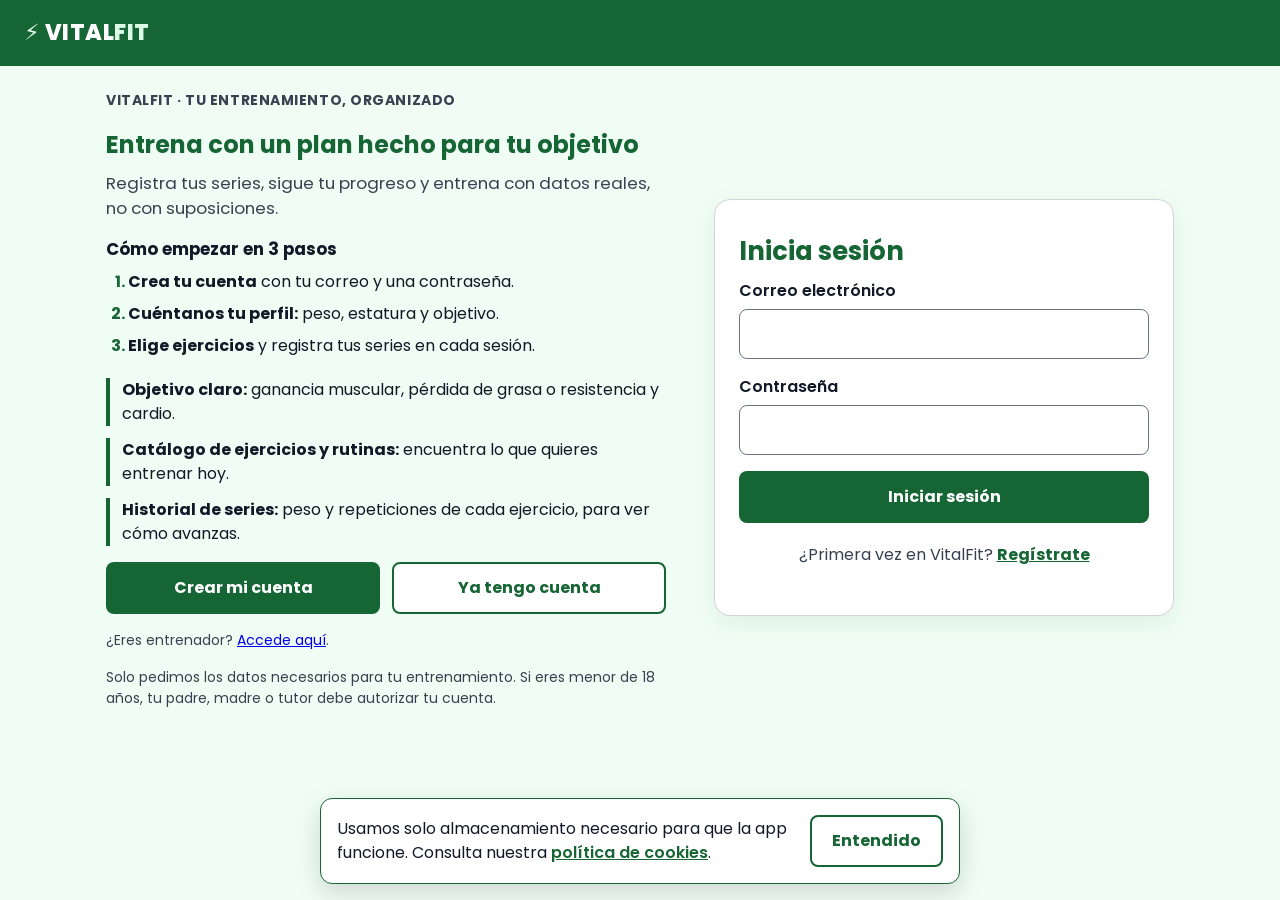
<file: Proyecto gimnasio/principal_index/index.html>
<!DOCTYPE html>
<html lang="es">
<head>
  <meta charset="UTF-8">
  <meta name="viewport" content="width=device-width, initial-scale=1.0">
  <title>VitalFit - Iniciar sesión y registro</title>
  <link rel="preconnect" href="https://fonts.googleapis.com">
  <link rel="preconnect" href="https://fonts.gstatic.com" crossorigin>
  <link href="https://fonts.googleapis.com/css2?family=Poppins:wght@400;600;700;800&display=swap" rel="stylesheet">
  <link rel="stylesheet" href="index.css">
  <!-- Orden importante: api.js primero (lo usan main.js y app.js) -->
  <script src="../javascript/api.js" defer></script>
  <script src="../javascript/main.js" defer></script>
  <script src="../javascript/app.js" defer></script>
</head>
<body>

  <a class="skip-link" href="#contenido">Saltar al contenido</a>

  <header class="navbar">
    <div class="logo"><span aria-hidden="true">⚡</span> VITAL<span>FIT</span></div>
  </header>

  <main id="contenido" class="auth-container">
    <!-- PRESENTACIÓN: atrae al cliente y lleva a crear su cuenta -->
    <section class="intro" aria-labelledby="intro-titulo">
      <p class="intro-etiqueta">VitalFit · tu entrenamiento, organizado</p>
      <h2 id="intro-titulo">Entrena con un plan hecho para tu objetivo</h2>
      <p class="intro-lead">Registra tus series, sigue tu progreso y entrena con datos reales, no con suposiciones.</p>

      <h3 class="intro-subtitulo">Cómo empezar en 3 pasos</h3>
      <ol class="pasos">
        <li><strong>Crea tu cuenta</strong> con tu correo y una contraseña.</li>
        <li><strong>Cuéntanos tu perfil:</strong> peso, estatura y objetivo.</li>
        <li><strong>Elige ejercicios</strong> y registra tus series en cada sesión.</li>
      </ol>

      <ul class="beneficios">
        <li><strong>Objetivo claro:</strong> ganancia muscular, pérdida de grasa o resistencia y cardio.</li>
        <li><strong>Catálogo de ejercicios y rutinas:</strong> encuentra lo que quieres entrenar hoy.</li>
        <li><strong>Historial de series:</strong> peso y repeticiones de cada ejercicio, para ver cómo avanzas.</li>
      </ul>

      <div class="intro-acciones">
        <button type="button" id="btn-hero-registro" class="btn btn-primary">Crear mi cuenta</button>
        <button type="button" id="btn-hero-login" class="btn btn-outline">Ya tengo cuenta</button>
      </div>

      <p class="help">¿Eres entrenador? <a href="acceso-entrenador.html">Accede aquí</a>.</p>
      <p class="help">Solo pedimos los datos necesarios para tu entrenamiento. Si eres menor de 18 años, tu padre, madre o tutor debe autorizar tu cuenta.</p>
    </section>

    <section class="auth-card" aria-live="polite">

      <!-- LOGIN -->
      <div id="login-container" class="auth-box">
        <h1>Inicia sesión</h1>
        <div id="loginMensaje" class="mensaje error" role="alert" hidden></div>

        <form id="loginForm" novalidate>
          <div class="form-group">
            <label for="login_email">Correo electrónico</label>
            <input type="email" id="login_email" name="email" autocomplete="username" required>
          </div>

          <div class="form-group">
            <label for="login_password">Contraseña</label>
            <input type="password" id="login_password" name="password" autocomplete="current-password" required>
          </div>

          <button type="submit" id="btnLogin" class="btn btn-primary btn-full">
            <span id="loginTexto">Iniciar sesión</span>
            <span id="loginSpinner" class="spinner" hidden aria-hidden="true"></span>
          </button>
        </form>

        <p class="switch-auth-mode">
          ¿Primera vez en VitalFit?
          <button type="button" id="btn-show-register" class="btn-text-action">Regístrate</button>
        </p>
      </div>

      <!-- REGISTRO (paso 1) -->
      <div id="register-container" class="auth-box" hidden>
        <h1>Crea tu cuenta</h1>
        <p class="subtitle">Paso 1 de 2</p>
        <div id="registerMensaje" class="mensaje error" role="alert" hidden></div>

        <form id="registerForm" novalidate>
          <div class="form-group">
            <label for="fullName">Nombre completo</label>
            <input type="text" id="fullName" name="fullName" autocomplete="name" maxlength="100" required>
          </div>

          <div class="form-group">
            <label for="register_email">Correo electrónico</label>
            <input type="email" id="register_email" name="email" autocomplete="email" maxlength="100" required>
          </div>

          <div class="form-group">
            <label for="register_password">Contraseña</label>
            <input type="password" id="register_password" name="password" autocomplete="new-password" minlength="8" maxlength="72" aria-describedby="passwordAyuda" required>
            <p id="passwordAyuda" class="help">Mínimo 8 caracteres.</p>
          </div>

          <div class="form-group">
            <label for="birthDate">Fecha de nacimiento</label>
            <input type="date" id="birthDate" name="birthDate" autocomplete="bday" required>
            <p class="help">La usamos solo para verificar tu edad.</p>
          </div>

          <fieldset class="consents">
            <legend>Consentimientos</legend>
            <label class="check">
              <input type="checkbox" id="acceptTerms" name="acceptedTerms" required>
              <span>Acepto los <a href="#" id="linkTerminos">Términos y condiciones</a>.</span>
            </label>
            <label class="check">
              <input type="checkbox" id="acceptPrivacy" name="acceptedPrivacy" required>
              <span>Acepto la <a href="#" id="linkPrivacidad">Política de privacidad</a>.</span>
            </label>
          </fieldset>

          <button type="submit" id="btnRegistro" class="btn btn-primary btn-full">
            <span id="registroTexto">Crear cuenta</span>
            <span id="registroSpinner" class="spinner" hidden aria-hidden="true"></span>
          </button>
        </form>

        <p class="switch-auth-mode">
          ¿Ya tienes cuenta?
          <button type="button" id="btn-show-login" class="btn-text-action">Inicia sesión</button>
        </p>
      </div>

      <!-- ONBOARDING (paso 2) -->
      <div id="onboarding-container" class="auth-box" hidden>
        <h1>Tu perfil de entrenamiento</h1>
        <p class="subtitle">Paso 2 de 2. Con estos datos calculamos tus metas.</p>
        <div id="onboardingMensaje" class="mensaje error" role="alert" hidden></div>

        <form id="onboardingForm" novalidate>
          <div class="form-group">
            <label for="weightKg">Peso (kg)</label>
            <input type="number" id="weightKg" name="weightKg" step="0.1" min="20" max="400" required>
          </div>

          <div class="form-group">
            <label for="heightCm">Estatura (cm)</label>
            <input type="number" id="heightCm" name="heightCm" step="1" min="50" max="250" required>
          </div>

          <div class="form-group">
            <label for="fitnessGoal">Objetivo</label>
            <select id="fitnessGoal" name="fitnessGoal" required>
              <option value="">Selecciona una opción</option>
              <option value="GANANCIA_MUSCULAR">Ganancia muscular</option>
              <option value="PERDIDA_GRASA">Pérdida de grasa</option>
              <option value="RESISTENCIA">Resistencia y cardio</option>
            </select>
          </div>

          <button type="submit" id="btnOnboarding" class="btn btn-primary btn-full">
            <span id="onboardingTexto">Guardar y continuar</span>
            <span id="onboardingSpinner" class="spinner" hidden aria-hidden="true"></span>
          </button>
        </form>
      </div>

      <!-- MENOR DE EDAD: consentimiento parental pendiente -->
      <div id="pending-container" class="auth-box" hidden>
        <h1>Autorización pendiente</h1>
        <p>Como eres menor de 18 años, tu padre, madre o tutor debe autorizar tu cuenta antes de que puedas usarla.</p>
        <p class="switch-auth-mode"><button type="button" id="btn-pending-login" class="btn-text-action">Volver a iniciar sesión</button></p>
      </div>

    </section>
  </main>

  <!-- Aviso de cookies: la app solo usa cookies/almacenamiento necesarios -->
  <div id="cookie-banner" class="cookie-banner" role="region" aria-label="Aviso de cookies" hidden>
    <p>Usamos solo almacenamiento necesario para que la app funcione. Consulta nuestra <a href="#" id="linkCookies">política de cookies</a>.</p>
    <button type="button" id="btn-cookie-ok" class="btn btn-outline">Entendido</button>
  </div>

</body>
</html>
</file>
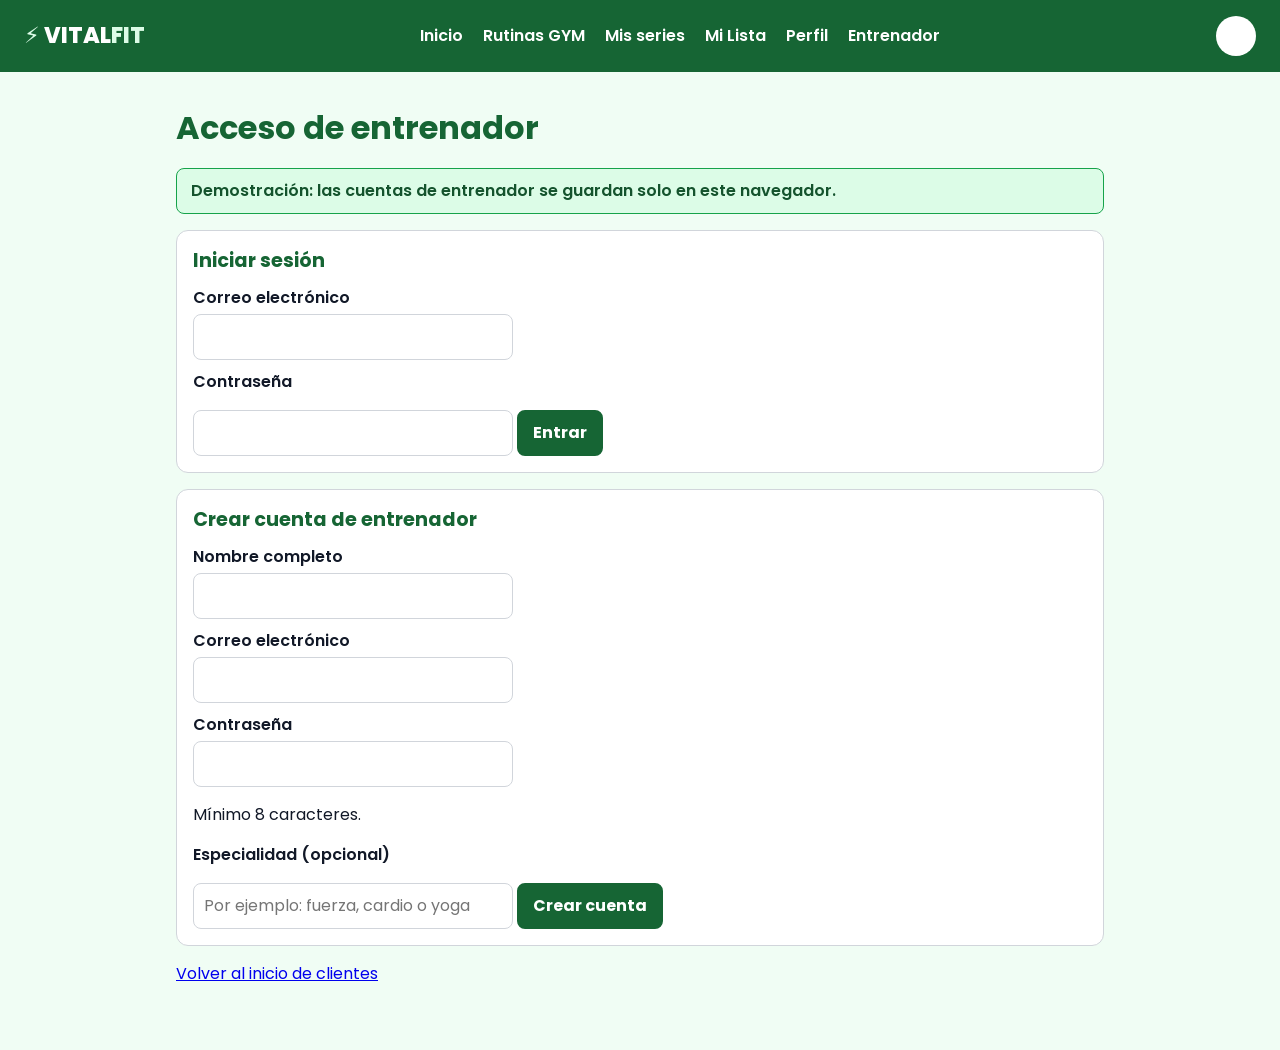
<file: Proyecto gimnasio/principal_index/acceso-entrenador.html>
<!DOCTYPE html>
<html lang="es">
<head>
  <meta charset="UTF-8">
  <meta name="viewport" content="width=device-width, initial-scale=1.0">
  <link rel="preconnect" href="https://fonts.googleapis.com">
  <link rel="preconnect" href="https://fonts.gstatic.com" crossorigin>
  <link href="https://fonts.googleapis.com/css2?family=Poppins:wght@300;400;500;600;700;800&display=swap" rel="stylesheet">
  <link rel="stylesheet" href="paginas.css">
  <link rel="stylesheet" href="ejercicio.css">
  <title>Acceso de entrenador | VitalFit</title>
</head>
<body data-page="acceso-entrenador">
  <a class="skip-link" href="#contenido">Saltar al contenido</a>
  <header class="navbar-netflix">
    <div class="logo"><span aria-hidden="true">⚡</span> VITAL<span>FIT</span></div>
    <button class="menu-hamburguesa" type="button" aria-label="Abrir menú" aria-expanded="false" aria-controls="menu-principal">&#9776;</button>
    <nav class="nav-menu" id="menu-principal" aria-label="Principal">
      <a href="ejercicio.html">Inicio</a>
      <a href="rutinas.html">Rutinas GYM</a>
      <a href="entrenamiento.html">Mis series</a>
      <a href="mi-lista.html">Mi Lista</a>
      <a href="perfil.html">Perfil</a>
      <a href="entrenador.html">Entrenador</a>
    </nav>
    <div class="user-profile">
      <a href="index.html" class="user-avatar" title="Cerrar sesión" aria-label="Cerrar sesión" style="text-decoration: none; color: inherit;">VF</a>
    </div>
  </header>

  <main id="contenido" class="pagina">
    <h1>Acceso de entrenador</h1>
    <p class="vf-demo" role="note">Demostración: las cuentas de entrenador se guardan solo en este navegador.</p>
    <p id="estado" role="status" hidden></p>

    <section class="tarjeta" aria-labelledby="t-login">
      <h2 id="t-login">Iniciar sesión</h2>
      <form id="formLoginEntrenador" novalidate>
        <label for="loginCorreo">Correo electrónico</label>
        <input id="loginCorreo" name="correo" type="email" maxlength="100" required autocomplete="username">

        <label for="loginClave">Contraseña</label>
        <input id="loginClave" name="clave" type="password" required autocomplete="current-password">

        <button type="submit" class="btn">Entrar</button>
      </form>
    </section>

    <section class="tarjeta" aria-labelledby="t-registro">
      <h2 id="t-registro">Crear cuenta de entrenador</h2>
      <form id="formRegistroEntrenador" novalidate>
        <label for="regNombre">Nombre completo</label>
        <input id="regNombre" name="nombre" type="text" maxlength="100" required autocomplete="name">

        <label for="regCorreo">Correo electrónico</label>
        <input id="regCorreo" name="correo" type="email" maxlength="100" required autocomplete="email">

        <label for="regClave">Contraseña</label>
        <input id="regClave" name="clave" type="password" minlength="8" maxlength="72" required autocomplete="new-password" aria-describedby="regAyuda">
        <p id="regAyuda" class="help">Mínimo 8 caracteres.</p>

        <label for="regEspecialidad">Especialidad (opcional)</label>
        <input id="regEspecialidad" name="especialidad" type="text" maxlength="100" placeholder="Por ejemplo: fuerza, cardio o yoga">

        <button type="submit" class="btn">Crear cuenta</button>
      </form>
    </section>

    <p><a href="index.html">Volver al inicio de clientes</a></p>
  </main>
  <script src="../javascript/api.js" defer></script>
  <script src="../javascript/api.js" defer></script>
  <script src="../javascript/models/almacenamiento.js" defer></script>
  <script src="../javascript/models/serie.js" defer></script>
  <script src="../javascript/models/cuenta.js" defer></script>
  <script src="../javascript/models/cliente.js" defer></script>
  <script src="../javascript/models/entrenador.js" defer></script>
  <script src="../javascript/demo.js" defer></script>
</body>
</html>
</file>
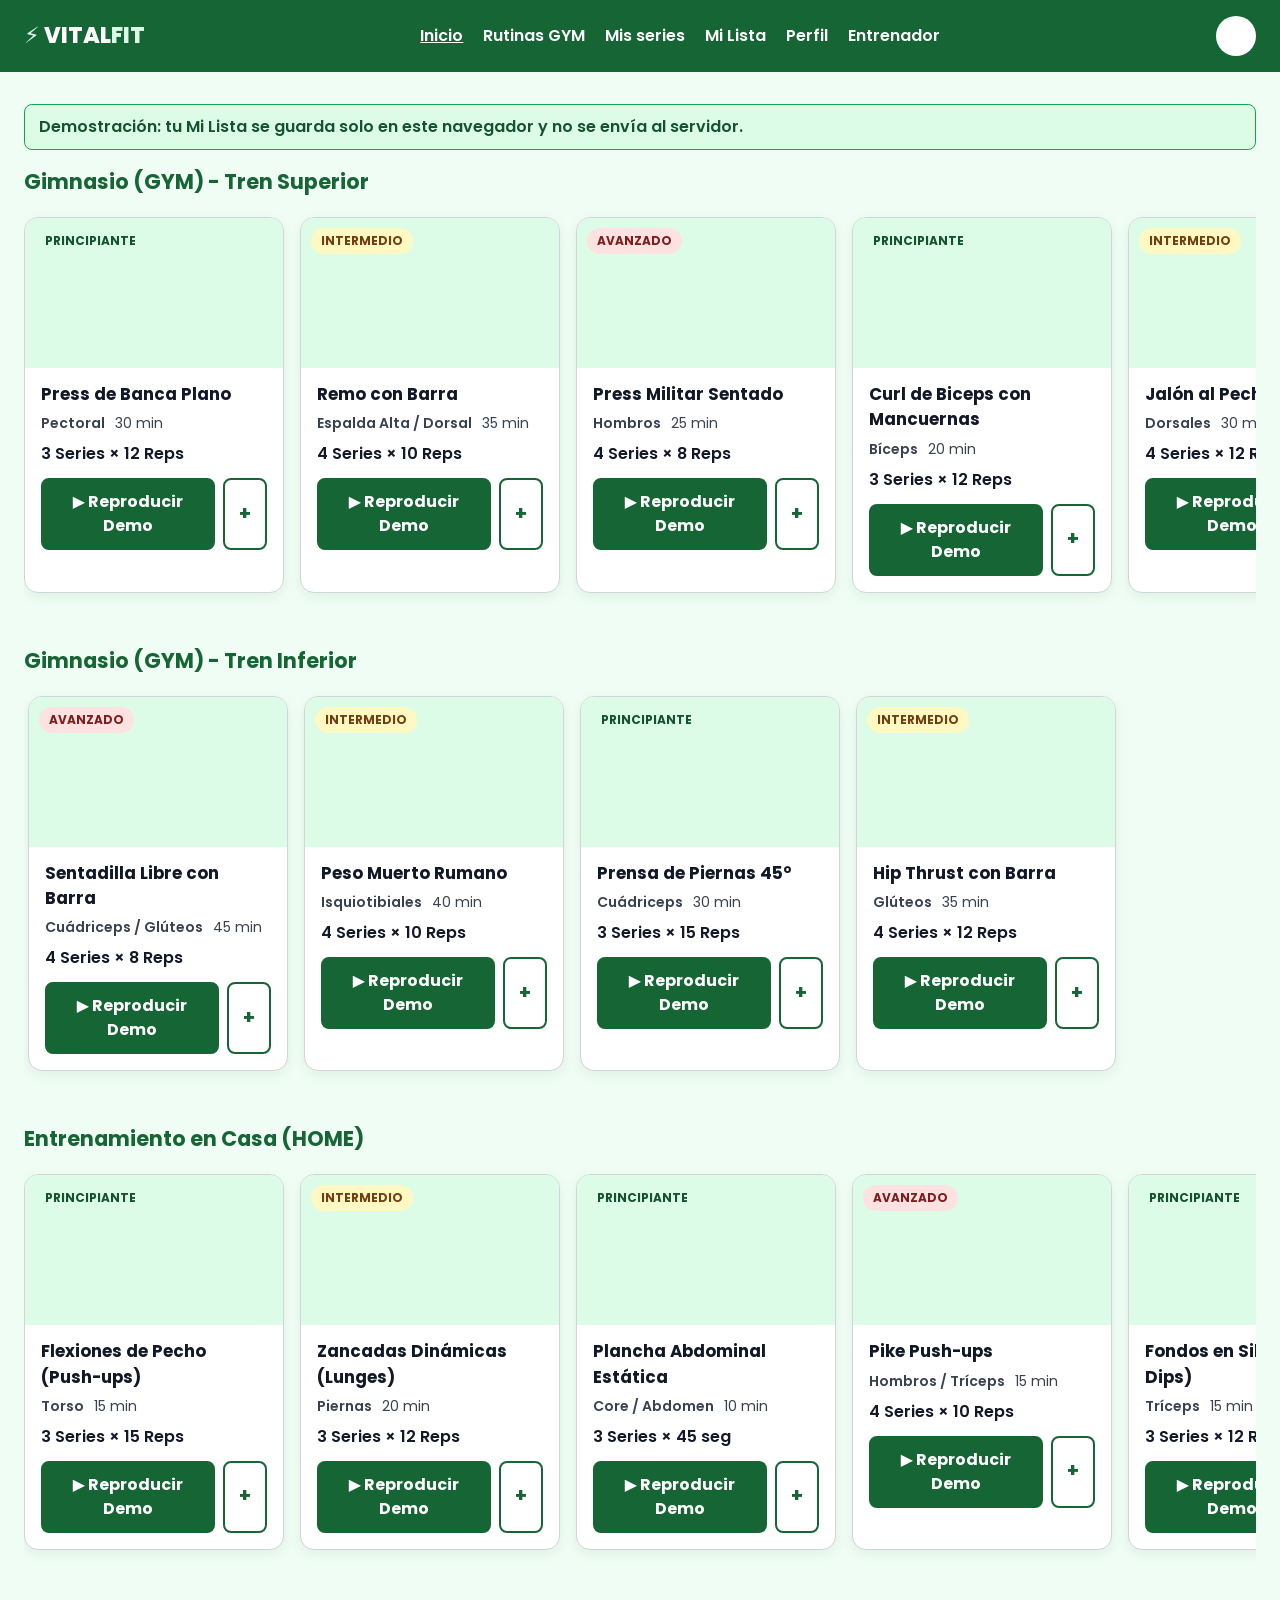
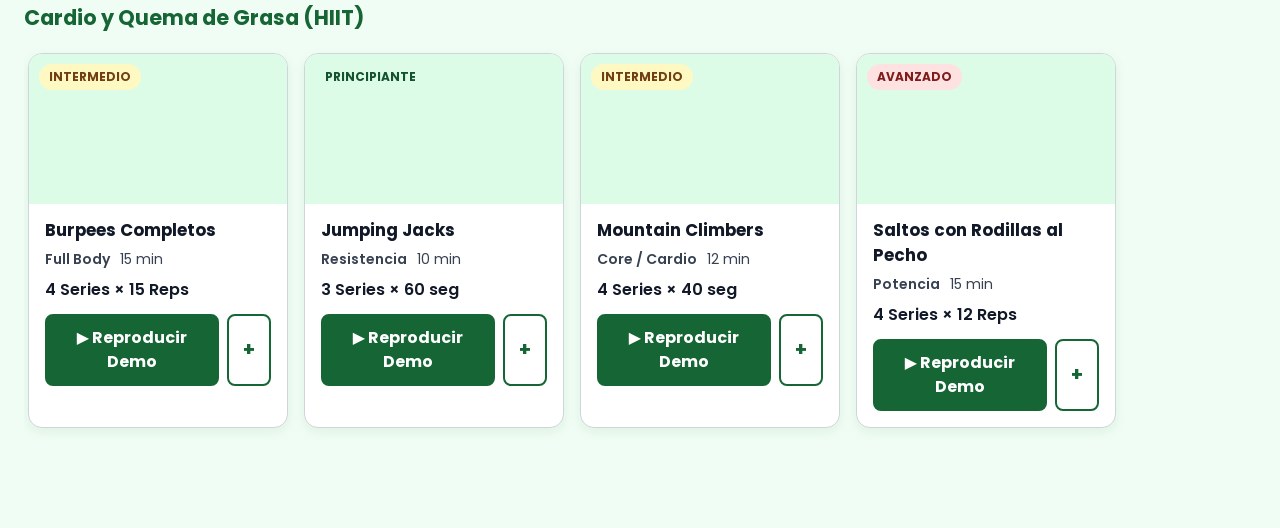
<file: Proyecto gimnasio/principal_index/ejercicio.html>
<!DOCTYPE html>
<html lang="es">
<head>
  <meta charset="UTF-8">
  <meta name="viewport" content="width=device-width, initial-scale=1.0">
  <title>VitalFit - Catálogo de Ejercicios</title>
  <link rel="preconnect" href="https://fonts.googleapis.com">
  <link rel="preconnect" href="https://fonts.gstatic.com" crossorigin>
  <link href="https://fonts.googleapis.com/css2?family=Poppins:wght@300;400;500;600;700;800&display=swap" rel="stylesheet">
  <link rel="stylesheet" href="paginas.css">
  <link rel="stylesheet" href="ejercicio.css">
</head>
<body data-page="catalogo">
  <a class="skip-link" href="#contenido">Saltar al contenido</a>

  <!-- Header / Navbar Netflix -->
  <header class="navbar-netflix">
    <div class="logo"><span aria-hidden="true">⚡</span> VITAL<span>FIT</span></div>
    <button class="menu-hamburguesa" type="button" aria-label="Abrir menú" aria-expanded="false" aria-controls="menu-principal">&#9776;</button>
    <nav class="nav-menu" id="menu-principal">
      <a href="ejercicio.html" class="active">Inicio</a>
      <a href="rutinas.html">Rutinas GYM</a>
      <a href="entrenamiento.html">Mis series</a>
      <a href="mi-lista.html">Mi Lista</a>
      <a href="perfil.html">Perfil</a>
      <a href="entrenador.html">Entrenador</a>
    </nav>
    <div class="user-profile">
      <a href="index.html" class="user-avatar" title="Cerrar sesión" aria-label="Cerrar sesión" style="text-decoration: none; color: inherit;">VF</a>
    </div>
  </header>

  <main id="contenido" class="catalog-container">

    <p class="vf-demo" role="note">Demostración: tu Mi Lista se guarda solo en este navegador y no se envía al servidor.</p>
    <p id="estado" role="status" hidden></p>

    <!-- Fila 1: Ejercicios para Gimnasio (GYM) - Tren Superior -->
    <section class="netflix-row">
      <h2 class="row-title">Gimnasio (GYM) - Tren Superior</h2>
      <div class="cards-scroll-container">

        <!-- Tarjeta 1 -->
        <div class="exercise-card">
          <div class="card-image" role="img" aria-label="Imagen ilustrativa de Press de Banca Plano" style="background-image: url('https://images.unsplash.com/photo-1581009146145-b5ef050c2e1e?q=80&w=600&auto=format&fit=crop');">
            <span class="badge-difficulty beginner">PRINCIPIANTE</span>
          </div>
          <div class="card-details">
            <h3>Press de Banca Plano</h3>
            <div class="meta-info">
              <span class="target">Pectoral</span>
              <span class="duration">30 min</span>
            </div>
            <p class="stats">3 Series × 12 Reps</p>
            <div class="card-actions">
              <button type="button" class="btn-play" aria-label="Reproducir demo de Press de Banca Plano">▶ Reproducir Demo</button>
              <button type="button" class="btn-add" aria-label="Agregar Press de Banca Plano a mi rutina">+</button>
            </div>
          </div>
        </div>

        <!-- Tarjeta 2 -->
        <div class="exercise-card">
          <div class="card-image" role="img" aria-label="Imagen ilustrativa de Remo con Barra" style="background-image: url('https://images.unsplash.com/photo-1605296867304-46d5465a13f1?q=80&w=600&auto=format&fit=crop');">
            <span class="badge-difficulty intermediate">INTERMEDIO</span>
          </div>
          <div class="card-details">
            <h3>Remo con Barra</h3>
            <div class="meta-info">
              <span class="target">Espalda Alta / Dorsal</span>
              <span class="duration">35 min</span>
            </div>
            <p class="stats">4 Series × 10 Reps</p>
            <div class="card-actions">
              <button type="button" class="btn-play" aria-label="Reproducir demo de Remo con Barra">▶ Reproducir Demo</button>
              <button type="button" class="btn-add" aria-label="Agregar Remo con Barra a mi rutina">+</button>
            </div>
          </div>
        </div>

        <!-- Tarjeta 3 -->
        <div class="exercise-card">
          <div class="card-image" role="img" aria-label="Imagen ilustrativa de Press Militar Sentado" style="background-image: url('https://images.unsplash.com/photo-1541534741688-6078c6bfb5c5?q=80&w=600&auto=format&fit=crop');">
            <span class="badge-difficulty advanced">AVANZADO</span>
          </div>
          <div class="card-details">
            <h3>Press Militar Sentado</h3>
            <div class="meta-info">
              <span class="target">Hombros</span>
              <span class="duration">25 min</span>
            </div>
            <p class="stats">4 Series × 8 Reps</p>
            <div class="card-actions">
              <button type="button" class="btn-play" aria-label="Reproducir demo de Press Militar Sentado">▶ Reproducir Demo</button>
              <button type="button" class="btn-add" aria-label="Agregar Press Militar Sentado a mi rutina">+</button>
            </div>
          </div>
        </div>

        <!-- Tarjeta 4 -->
        <div class="exercise-card">
          <div class="card-image" role="img" aria-label="Imagen ilustrativa de Curl de Biceps con Mancuernas" style="background-image: url('https://images.unsplash.com/photo-1583454110551-21f2fa2afe61?q=80&w=600&auto=format&fit=crop');">
            <span class="badge-difficulty beginner">PRINCIPIANTE</span>
          </div>
          <div class="card-details">
            <h3>Curl de Biceps con Mancuernas</h3>
            <div class="meta-info">
              <span class="target">Bíceps</span>
              <span class="duration">20 min</span>
            </div>
            <p class="stats">3 Series × 12 Reps</p>
            <div class="card-actions">
              <button type="button" class="btn-play" aria-label="Reproducir demo de Curl de Biceps con Mancuernas">▶ Reproducir Demo</button>
              <button type="button" class="btn-add" aria-label="Agregar Curl de Biceps con Mancuernas a mi rutina">+</button>
            </div>
          </div>
        </div>

        <!-- Tarjeta 5 -->
        <div class="exercise-card">
          <div class="card-image" role="img" aria-label="Imagen ilustrativa de Jalón al Pecho en Polea" style="background-image: url('https://images.unsplash.com/photo-1534367507873-d2d7e24c797f?q=80&w=600&auto=format&fit=crop');">
            <span class="badge-difficulty intermediate">INTERMEDIO</span>
          </div>
          <div class="card-details">
            <h3>Jalón al Pecho en Polea</h3>
            <div class="meta-info">
              <span class="target">Dorsales</span>
              <span class="duration">30 min</span>
            </div>
            <p class="stats">4 Series × 12 Reps</p>
            <div class="card-actions">
              <button type="button" class="btn-play" aria-label="Reproducir demo de Jalón al Pecho en Polea">▶ Reproducir Demo</button>
              <button type="button" class="btn-add" aria-label="Agregar Jalón al Pecho en Polea a mi rutina">+</button>
            </div>
          </div>
        </div>

      </div>
    </section>

    <!-- Fila 2: Ejercicios para Gimnasio (GYM) - Tren Inferior -->
    <section class="netflix-row">
      <h2 class="row-title">Gimnasio (GYM) - Tren Inferior</h2>
      <div class="cards-scroll-container">

        <!-- Tarjeta 6 -->
        <div class="exercise-card">
          <div class="card-image" role="img" aria-label="Imagen ilustrativa de Sentadilla Libre con Barra" style="background-image: url('https://images.unsplash.com/photo-1534367507873-d2d7e24c797f?q=80&w=600&auto=format&fit=crop');">
            <span class="badge-difficulty advanced">AVANZADO</span>
          </div>
          <div class="card-details">
            <h3>Sentadilla Libre con Barra</h3>
            <div class="meta-info">
              <span class="target">Cuádriceps / Glúteos</span>
              <span class="duration">45 min</span>
            </div>
            <p class="stats">4 Series × 8 Reps</p>
            <div class="card-actions">
              <button type="button" class="btn-play" aria-label="Reproducir demo de Sentadilla Libre con Barra">▶ Reproducir Demo</button>
              <button type="button" class="btn-add" aria-label="Agregar Sentadilla Libre con Barra a mi rutina">+</button>
            </div>
          </div>
        </div>

        <!-- Tarjeta 7 -->
        <div class="exercise-card">
          <div class="card-image" role="img" aria-label="Imagen ilustrativa de Peso Muerto Rumano" style="background-image: url('https://images.unsplash.com/photo-1583454110551-21f2fa2afe61?q=80&w=600&auto=format&fit=crop');">
            <span class="badge-difficulty intermediate">INTERMEDIO</span>
          </div>
          <div class="card-details">
            <h3>Peso Muerto Rumano</h3>
            <div class="meta-info">
              <span class="target">Isquiotibiales</span>
              <span class="duration">40 min</span>
            </div>
            <p class="stats">4 Series × 10 Reps</p>
            <div class="card-actions">
              <button type="button" class="btn-play" aria-label="Reproducir demo de Peso Muerto Rumano">▶ Reproducir Demo</button>
              <button type="button" class="btn-add" aria-label="Agregar Peso Muerto Rumano a mi rutina">+</button>
            </div>
          </div>
        </div>

        <!-- Tarjeta 8 -->
        <div class="exercise-card">
          <div class="card-image" role="img" aria-label="Imagen ilustrativa de Prensa de Piernas 45°" style="background-image: url('https://images.unsplash.com/photo-1574680096145-d05b474e2155?q=80&w=600&auto=format&fit=crop');">
            <span class="badge-difficulty beginner">PRINCIPIANTE</span>
          </div>
          <div class="card-details">
            <h3>Prensa de Piernas 45°</h3>
            <div class="meta-info">
              <span class="target">Cuádriceps</span>
              <span class="duration">30 min</span>
            </div>
            <p class="stats">3 Series × 15 Reps</p>
            <div class="card-actions">
              <button type="button" class="btn-play" aria-label="Reproducir demo de Prensa de Piernas 45°">▶ Reproducir Demo</button>
              <button type="button" class="btn-add" aria-label="Agregar Prensa de Piernas 45° a mi rutina">+</button>
            </div>
          </div>
        </div>

        <!-- Tarjeta 9 -->
        <div class="exercise-card">
          <div class="card-image" role="img" aria-label="Imagen ilustrativa de Hip Thrust con Barra" style="background-image: url('https://images.unsplash.com/photo-1517838277536-f5f99be501cd?q=80&w=600&auto=format&fit=crop');">
            <span class="badge-difficulty intermediate">INTERMEDIO</span>
          </div>
          <div class="card-details">
            <h3>Hip Thrust con Barra</h3>
            <div class="meta-info">
              <span class="target">Glúteos</span>
              <span class="duration">35 min</span>
            </div>
            <p class="stats">4 Series × 12 Reps</p>
            <div class="card-actions">
              <button type="button" class="btn-play" aria-label="Reproducir demo de Hip Thrust con Barra">▶ Reproducir Demo</button>
              <button type="button" class="btn-add" aria-label="Agregar Hip Thrust con Barra a mi rutina">+</button>
            </div>
          </div>
        </div>

      </div>
    </section>

    <!-- Fila 3: Entrenamiento en Casa (HOME) -->
    <section class="netflix-row">
      <h2 class="row-title">Entrenamiento en Casa (HOME)</h2>
      <div class="cards-scroll-container">

        <!-- Tarjeta 10 -->
        <div class="exercise-card">
          <div class="card-image" role="img" aria-label="Imagen ilustrativa de Flexiones de Pecho (Push-ups)" style="background-image: url('https://images.unsplash.com/photo-1598971639058-fab3c3109a00?q=80&w=600&auto=format&fit=crop');">
            <span class="badge-difficulty beginner">PRINCIPIANTE</span>
          </div>
          <div class="card-details">
            <h3>Flexiones de Pecho (Push-ups)</h3>
            <div class="meta-info">
              <span class="target">Torso</span>
              <span class="duration">15 min</span>
            </div>
            <p class="stats">3 Series × 15 Reps</p>
            <div class="card-actions">
              <button type="button" class="btn-play" aria-label="Reproducir demo de Flexiones de Pecho (Push-ups)">▶ Reproducir Demo</button>
              <button type="button" class="btn-add" aria-label="Agregar Flexiones de Pecho (Push-ups) a mi rutina">+</button>
            </div>
          </div>
        </div>

        <!-- Tarjeta 11 -->
        <div class="exercise-card">
          <div class="card-image" role="img" aria-label="Imagen ilustrativa de Zancadas Dinámicas (Lunges)" style="background-image: url('https://images.unsplash.com/photo-1518611012118-696072aa579a?q=80&w=600&auto=format&fit=crop');">
            <span class="badge-difficulty intermediate">INTERMEDIO</span>
          </div>
          <div class="card-details">
            <h3>Zancadas Dinámicas (Lunges)</h3>
            <div class="meta-info">
              <span class="target">Piernas</span>
              <span class="duration">20 min</span>
            </div>
            <p class="stats">3 Series × 12 Reps</p>
            <div class="card-actions">
              <button type="button" class="btn-play" aria-label="Reproducir demo de Zancadas Dinámicas (Lunges)">▶ Reproducir Demo</button>
              <button type="button" class="btn-add" aria-label="Agregar Zancadas Dinámicas (Lunges) a mi rutina">+</button>
            </div>
          </div>
        </div>

        <!-- Tarjeta 12 -->
        <div class="exercise-card">
          <div class="card-image" role="img" aria-label="Imagen ilustrativa de Plancha Abdominal Estática" style="background-image: url('https://images.unsplash.com/photo-1566241142559-40e1dab266c6?q=80&w=600&auto=format&fit=crop');">
            <span class="badge-difficulty beginner">PRINCIPIANTE</span>
          </div>
          <div class="card-details">
            <h3>Plancha Abdominal Estática</h3>
            <div class="meta-info">
              <span class="target">Core / Abdomen</span>
              <span class="duration">10 min</span>
            </div>
            <p class="stats">3 Series × 45 seg</p>
            <div class="card-actions">
              <button type="button" class="btn-play" aria-label="Reproducir demo de Plancha Abdominal Estática">▶ Reproducir Demo</button>
              <button type="button" class="btn-add" aria-label="Agregar Plancha Abdominal Estática a mi rutina">+</button>
            </div>
          </div>
        </div>

        <!-- Tarjeta 13 -->
        <div class="exercise-card">
          <div class="card-image" role="img" aria-label="Imagen ilustrativa de Pike Push-ups" style="background-image: url('https://images.unsplash.com/photo-1599058945522-28d584b6f0ff?q=80&w=600&auto=format&fit=crop');">
            <span class="badge-difficulty advanced">AVANZADO</span>
          </div>
          <div class="card-details">
            <h3>Pike Push-ups</h3>
            <div class="meta-info">
              <span class="target">Hombros / Tríceps</span>
              <span class="duration">15 min</span>
            </div>
            <p class="stats">4 Series × 10 Reps</p>
            <div class="card-actions">
              <button type="button" class="btn-play" aria-label="Reproducir demo de Pike Push-ups">▶ Reproducir Demo</button>
              <button type="button" class="btn-add" aria-label="Agregar Pike Push-ups a mi rutina">+</button>
            </div>
          </div>
        </div>

        <!-- Tarjeta 14 -->
        <div class="exercise-card">
          <div class="card-image" role="img" aria-label="Imagen ilustrativa de Fondos en Silla (Triceps Dips)" style="background-image: url('https://images.unsplash.com/photo-1571019613454-1cb2f99b2d8b?q=80&w=600&auto=format&fit=crop');">
            <span class="badge-difficulty beginner">PRINCIPIANTE</span>
          </div>
          <div class="card-details">
            <h3>Fondos en Silla (Triceps Dips)</h3>
            <div class="meta-info">
              <span class="target">Tríceps</span>
              <span class="duration">15 min</span>
            </div>
            <p class="stats">3 Series × 12 Reps</p>
            <div class="card-actions">
              <button type="button" class="btn-play" aria-label="Reproducir demo de Fondos en Silla (Triceps Dips)">▶ Reproducir Demo</button>
              <button type="button" class="btn-add" aria-label="Agregar Fondos en Silla (Triceps Dips) a mi rutina">+</button>
            </div>
          </div>
        </div>

      </div>
    </section>

    <!-- Fila 4: Cardio y Quema de Grasa (HIIT) -->
    <section class="netflix-row">
      <h2 class="row-title">Cardio y Quema de Grasa (HIIT)</h2>
      <div class="cards-scroll-container">

        <!-- Tarjeta 15 -->
        <div class="exercise-card">
          <div class="card-image" role="img" aria-label="Imagen ilustrativa de Burpees Completos" style="background-image: url('https://images.unsplash.com/photo-1601422407692-ec4eeec1d9b3?q=80&w=600&auto=format&fit=crop');">
            <span class="badge-difficulty intermediate">INTERMEDIO</span>
          </div>
          <div class="card-details">
            <h3>Burpees Completos</h3>
            <div class="meta-info">
              <span class="target">Full Body</span>
              <span class="duration">15 min</span>
            </div>
            <p class="stats">4 Series × 15 Reps</p>
            <div class="card-actions">
              <button type="button" class="btn-play" aria-label="Reproducir demo de Burpees Completos">▶ Reproducir Demo</button>
              <button type="button" class="btn-add" aria-label="Agregar Burpees Completos a mi rutina">+</button>
            </div>
          </div>
        </div>

        <!-- Tarjeta 16 -->
        <div class="exercise-card">
          <div class="card-image" role="img" aria-label="Imagen ilustrativa de Jumping Jacks" style="background-image: url('https://images.unsplash.com/photo-1434682881908-b43d0467b798?q=80&w=600&auto=format&fit=crop');">
            <span class="badge-difficulty beginner">PRINCIPIANTE</span>
          </div>
          <div class="card-details">
            <h3>Jumping Jacks</h3>
            <div class="meta-info">
              <span class="target">Resistencia</span>
              <span class="duration">10 min</span>
            </div>
            <p class="stats">3 Series × 60 seg</p>
            <div class="card-actions">
              <button type="button" class="btn-play" aria-label="Reproducir demo de Jumping Jacks">▶ Reproducir Demo</button>
              <button type="button" class="btn-add" aria-label="Agregar Jumping Jacks a mi rutina">+</button>
            </div>
          </div>
        </div>

        <!-- Tarjeta 17 -->
        <div class="exercise-card">
          <div class="card-image" role="img" aria-label="Imagen ilustrativa de Mountain Climbers" style="background-image: url('https://images.unsplash.com/photo-1517838277536-f5f99be501cd?q=80&w=600&auto=format&fit=crop');">
            <span class="badge-difficulty intermediate">INTERMEDIO</span>
          </div>
          <div class="card-details">
            <h3>Mountain Climbers</h3>
            <div class="meta-info">
              <span class="target">Core / Cardio</span>
              <span class="duration">12 min</span>
            </div>
            <p class="stats">4 Series × 40 seg</p>
            <div class="card-actions">
              <button type="button" class="btn-play" aria-label="Reproducir demo de Mountain Climbers">▶ Reproducir Demo</button>
              <button type="button" class="btn-add" aria-label="Agregar Mountain Climbers a mi rutina">+</button>
            </div>
          </div>
        </div>

        <!-- Tarjeta 18 -->
        <div class="exercise-card">
          <div class="card-image" role="img" aria-label="Imagen ilustrativa de Saltos con Rodillas al Pecho" style="background-image: url('https://images.unsplash.com/photo-1518611012118-696072aa579a?q=80&w=600&auto=format&fit=crop');">
            <span class="badge-difficulty advanced">AVANZADO</span>
          </div>
          <div class="card-details">
            <h3>Saltos con Rodillas al Pecho</h3>
            <div class="meta-info">
              <span class="target">Potencia</span>
              <span class="duration">15 min</span>
            </div>
            <p class="stats">4 Series × 12 Reps</p>
            <div class="card-actions">
              <button type="button" class="btn-play" aria-label="Reproducir demo de Saltos con Rodillas al Pecho">▶ Reproducir Demo</button>
              <button type="button" class="btn-add" aria-label="Agregar Saltos con Rodillas al Pecho a mi rutina">+</button>
            </div>
          </div>
        </div>

      </div>
    </section>

  </main>

  <script src="../javascript/models/almacenamiento.js" defer></script>
  <script src="../javascript/models/serie.js" defer></script>
  <script src="../javascript/models/cuenta.js" defer></script>
  <script src="../javascript/models/cliente.js" defer></script>
  <script src="../javascript/models/entrenador.js" defer></script>
  <script src="../javascript/demo.js" defer></script>
</body>
</html>
</file>
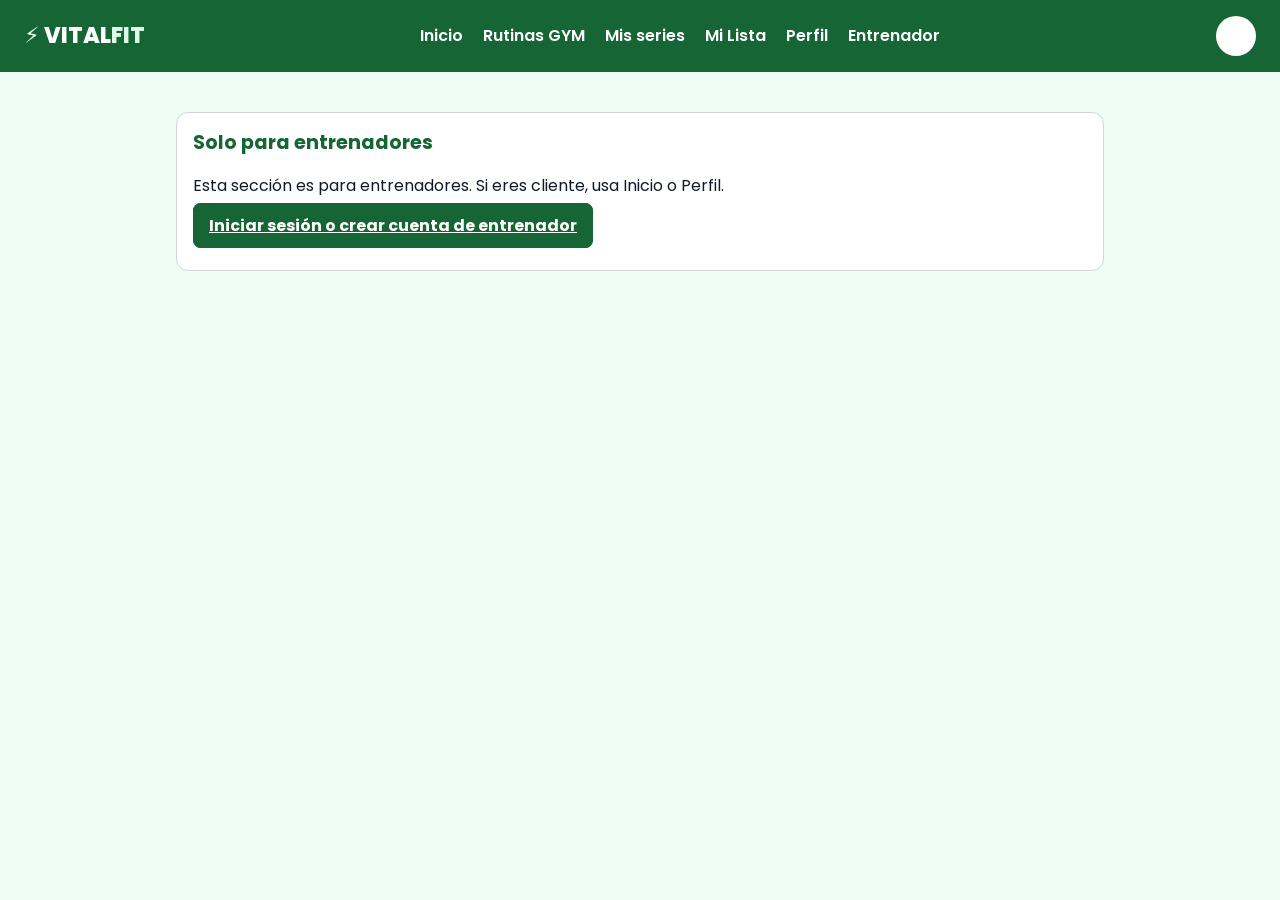
<file: Proyecto gimnasio/principal_index/entrenador.html>
<!DOCTYPE html>
<html lang="es">
<head>
  <meta charset="UTF-8">
  <meta name="viewport" content="width=device-width, initial-scale=1.0">
  <link rel="preconnect" href="https://fonts.googleapis.com">
  <link rel="preconnect" href="https://fonts.gstatic.com" crossorigin>
  <link href="https://fonts.googleapis.com/css2?family=Poppins:wght@300;400;500;600;700;800&display=swap" rel="stylesheet">
  <link rel="stylesheet" href="paginas.css">
  <link rel="stylesheet" href="ejercicio.css">
  <title>Entrenador | VitalFit</title>
</head>
<body data-page="entrenador">
  <a class="skip-link" href="#contenido">Saltar al contenido</a>
  <header class="navbar-netflix">
    <div class="logo"><span aria-hidden="true">⚡</span> VITAL<span>FIT</span></div>
    <button class="menu-hamburguesa" type="button" aria-label="Abrir menú" aria-expanded="false" aria-controls="menu-principal">&#9776;</button>
    <nav class="nav-menu" id="menu-principal" aria-label="Principal">
      <a href="ejercicio.html">Inicio</a>
      <a href="rutinas.html">Rutinas GYM</a>
      <a href="entrenamiento.html">Mis series</a>
      <a href="mi-lista.html">Mi Lista</a>
      <a href="perfil.html">Perfil</a>
      <a href="entrenador.html">Entrenador</a>
    </nav>
    <div class="user-profile">
      <a href="index.html" class="user-avatar" title="Cerrar sesión" aria-label="Cerrar sesión" style="text-decoration: none; color: inherit;">VF</a>
    </div>
  </header>

  <main id="contenido" class="pagina">
    <section id="bloqueoEntrenador" class="tarjeta" aria-labelledby="t-bloqueo" hidden>
      <h2 id="t-bloqueo">Solo para entrenadores</h2>
      <p>Esta sección es para entrenadores. Si eres cliente, usa Inicio o Perfil.</p>
      <p><a class="btn btn-primary" href="acceso-entrenador.html">Iniciar sesión o crear cuenta de entrenador</a></p>
    </section>
    <div id="contenidoEntrenador">
    <h1>Perfil de entrenador</h1>
    <p class="vf-demo" role="note">Demostración: estos datos se guardan solo en este navegador y no se envían al servidor.</p>
    <p id="estado" role="status" hidden></p>

    <section class="tarjeta" aria-labelledby="t-entrenador">
      <h2 id="t-entrenador">Mis datos</h2>
      <form id="formEntrenador" novalidate>
        <label for="nombreEntrenador">Nombre</label>
        <input id="nombreEntrenador" name="nombre" type="text" maxlength="100" required autocomplete="name">

        <label for="especialidad">Especialidad</label>
        <input id="especialidad" name="especialidad" type="text" maxlength="100" placeholder="Por ejemplo: fuerza, cardio o yoga">

        <button type="submit" class="btn">Guardar</button>
      </form>
    </section>

    <section class="tarjeta" aria-labelledby="t-clientes">
      <h2 id="t-clientes">Mis clientes</h2>
      <form id="formCliente" novalidate>
        <label for="correoCliente">Correo del cliente</label>
        <input id="correoCliente" name="correo" type="email" maxlength="100" required autocomplete="off">

        <label for="precioCliente">Precio por entrenamiento (COP)</label>
        <input id="precioCliente" name="precio" type="number" min="0" step="1" required inputmode="numeric">

        <button type="submit" class="btn">Agregar cliente</button>
      </form>
      <p id="sinClientes" class="help" hidden>Todavía no tienes clientes asignados.</p>
      <ul id="listaClientes" class="lista"></ul>
    </section>
    </div>
  </main>
  <script src="../javascript/api.js" defer></script>
  <script src="../javascript/models/almacenamiento.js" defer></script>
  <script src="../javascript/models/serie.js" defer></script>
  <script src="../javascript/models/cuenta.js" defer></script>
  <script src="../javascript/models/cliente.js" defer></script>
  <script src="../javascript/models/entrenador.js" defer></script>
  <script src="../javascript/demo.js" defer></script>
</body>
</html>
</file>
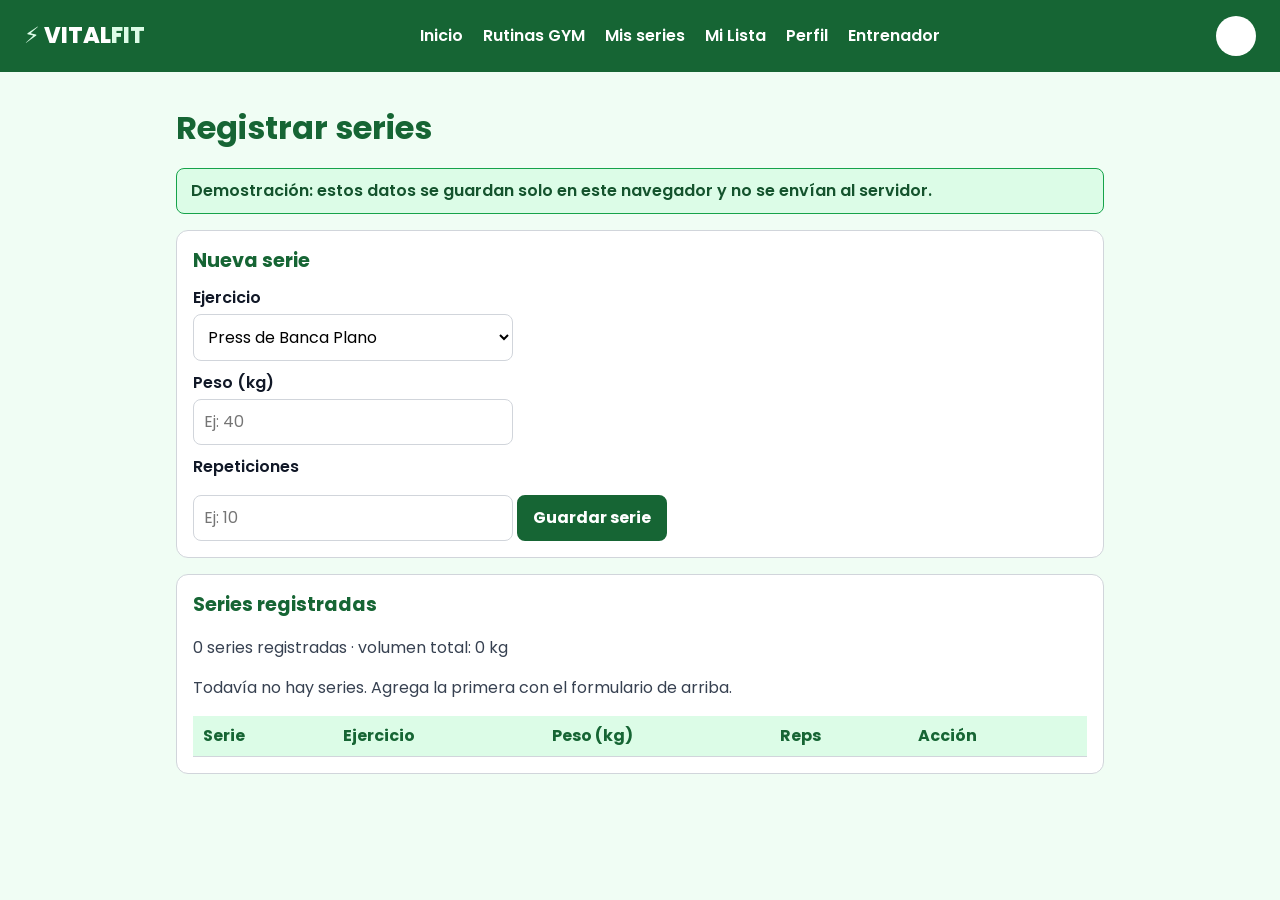
<file: Proyecto gimnasio/principal_index/entrenamiento.html>
<!DOCTYPE html>
<html lang="es">
<head>
  <meta charset="UTF-8">
  <meta name="viewport" content="width=device-width, initial-scale=1.0">
  <link rel="preconnect" href="https://fonts.googleapis.com">
  <link rel="preconnect" href="https://fonts.gstatic.com" crossorigin>
  <link href="https://fonts.googleapis.com/css2?family=Poppins:wght@300;400;500;600;700;800&display=swap" rel="stylesheet">
  <link rel="stylesheet" href="paginas.css">
  <link rel="stylesheet" href="ejercicio.css">
  <title>Mis series | VitalFit</title>
</head>
<body data-page="entrenamiento">
  <a class="skip-link" href="#contenido">Saltar al contenido</a>
  <header class="navbar-netflix">
    <div class="logo"><span aria-hidden="true">⚡</span> VITAL<span>FIT</span></div>
    <button class="menu-hamburguesa" type="button" aria-label="Abrir menú" aria-expanded="false" aria-controls="menu-principal">&#9776;</button>
    <nav class="nav-menu" id="menu-principal" aria-label="Principal">
      <a href="ejercicio.html">Inicio</a>
      <a href="rutinas.html">Rutinas GYM</a>
      <a href="entrenamiento.html">Mis series</a>
      <a href="mi-lista.html">Mi Lista</a>
      <a href="perfil.html">Perfil</a>
      <a href="entrenador.html">Entrenador</a>
    </nav>
    <div class="user-profile">
      <a href="index.html" class="user-avatar" title="Cerrar sesión" aria-label="Cerrar sesión" style="text-decoration: none; color: inherit;">VF</a>
    </div>
  </header>

  <main id="contenido" class="pagina">
    <h1>Registrar series</h1>
    <p class="vf-demo" role="note">Demostración: estos datos se guardan solo en este navegador y no se envían al servidor.</p>
    <p id="estado" role="status" hidden></p>

    <section class="tarjeta" aria-labelledby="t-nueva">
      <h2 id="t-nueva">Nueva serie</h2>
      <form id="formSerie" novalidate>
        <label for="ejercicio">Ejercicio</label>
        <select id="ejercicio" name="ejercicio"></select>

        <label for="peso">Peso (kg)</label>
        <input id="peso" name="peso" type="number" step="0.5" min="0" inputmode="decimal" placeholder="Ej: 40">

        <label for="reps">Repeticiones</label>
        <input id="reps" name="reps" type="number" step="1" min="1" inputmode="numeric" placeholder="Ej: 10">

        <button type="submit" class="btn">Guardar serie</button>
      </form>
    </section>

    <section class="tarjeta" aria-labelledby="t-lista">
      <h2 id="t-lista">Series registradas</h2>
      <p id="resumenSeries" class="vacio"></p>
      <p id="seriesVacio" class="vacio">Todavía no hay series. Agrega la primera con el formulario de arriba.</p>
      <div class="tabla-wrap">
      <table>
        <thead>
          <tr><th scope="col">Serie</th><th scope="col">Ejercicio</th><th scope="col">Peso (kg)</th><th scope="col">Reps</th><th scope="col"><span class="sr-solo">Acción</span></th></tr>
        </thead>
        <tbody id="cuerpoSeries"></tbody>
      </table>
      </div>
    </section>
  </main>
  <script src="../javascript/models/almacenamiento.js" defer></script>
  <script src="../javascript/models/serie.js" defer></script>
  <script src="../javascript/models/cuenta.js" defer></script>
  <script src="../javascript/models/cliente.js" defer></script>
  <script src="../javascript/models/entrenador.js" defer></script>
  <script src="../javascript/demo.js" defer></script>
</body>
</html>
</file>
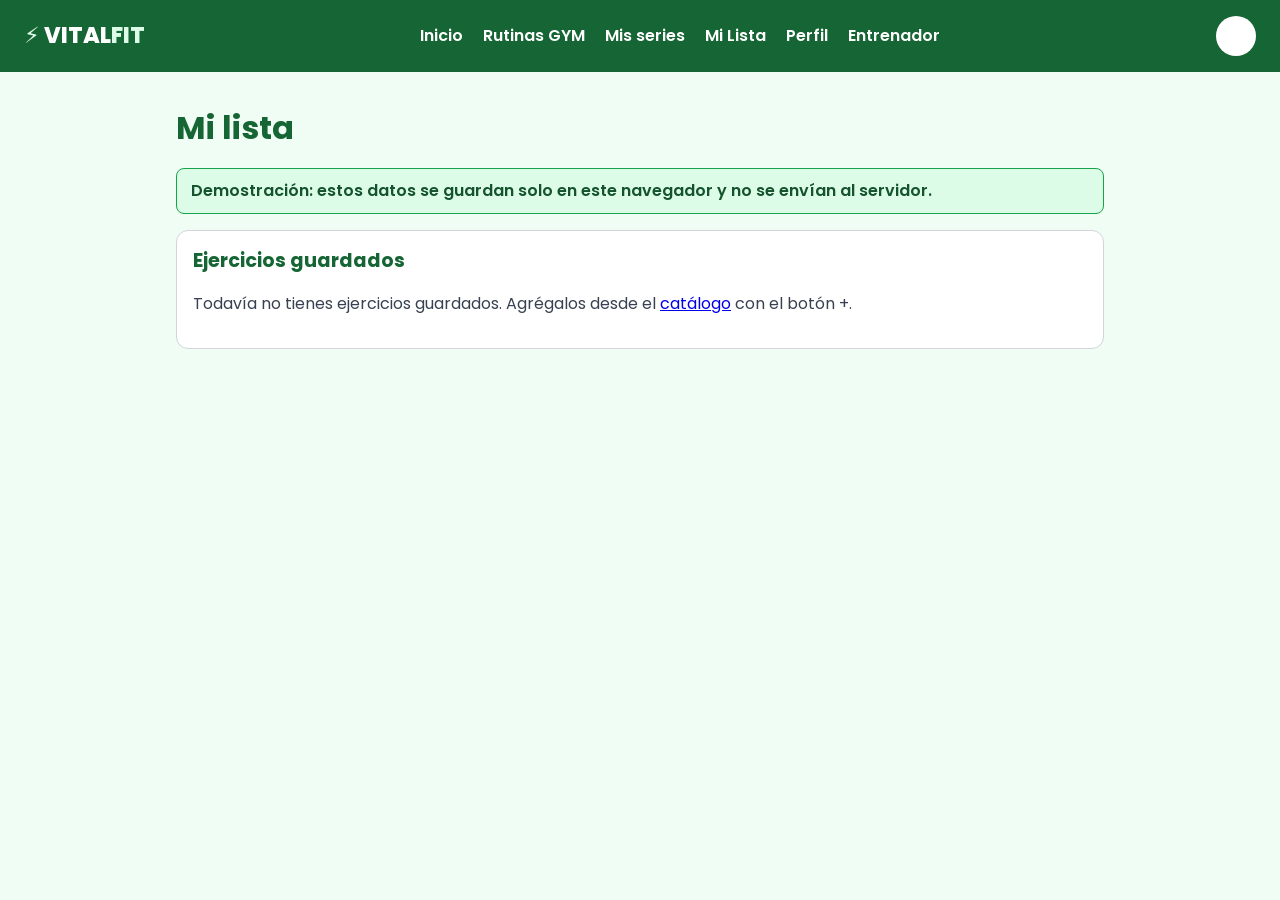
<file: Proyecto gimnasio/principal_index/mi-lista.html>
<!DOCTYPE html>
<html lang="es">
<head>
  <meta charset="UTF-8">
  <meta name="viewport" content="width=device-width, initial-scale=1.0">
  <link rel="preconnect" href="https://fonts.googleapis.com">
  <link rel="preconnect" href="https://fonts.gstatic.com" crossorigin>
  <link href="https://fonts.googleapis.com/css2?family=Poppins:wght@300;400;500;600;700;800&display=swap" rel="stylesheet">
  <link rel="stylesheet" href="paginas.css">
  <link rel="stylesheet" href="ejercicio.css">
  <title>Mi lista | VitalFit</title>
</head>
<body data-page="mi-lista">
  <a class="skip-link" href="#contenido">Saltar al contenido</a>
  <header class="navbar-netflix">
    <div class="logo"><span aria-hidden="true">⚡</span> VITAL<span>FIT</span></div>
    <button class="menu-hamburguesa" type="button" aria-label="Abrir menú" aria-expanded="false" aria-controls="menu-principal">&#9776;</button>
    <nav class="nav-menu" id="menu-principal" aria-label="Principal">
      <a href="ejercicio.html">Inicio</a>
      <a href="rutinas.html">Rutinas GYM</a>
      <a href="entrenamiento.html">Mis series</a>
      <a href="mi-lista.html">Mi Lista</a>
      <a href="perfil.html">Perfil</a>
      <a href="entrenador.html">Entrenador</a>
    </nav>
    <div class="user-profile">
      <a href="index.html" class="user-avatar" title="Cerrar sesión" aria-label="Cerrar sesión" style="text-decoration: none; color: inherit;">VF</a>
    </div>
  </header>

  <main id="contenido" class="pagina">
    <h1>Mi lista</h1>
    <p class="vf-demo" role="note">Demostración: estos datos se guardan solo en este navegador y no se envían al servidor.</p>
    <p id="estado" role="status" hidden></p>

    <section class="tarjeta" aria-labelledby="t-lista">
      <h2 id="t-lista">Ejercicios guardados</h2>
      <ul id="listaFavoritos" class="lista"></ul>
      <p id="favoritosVacio" class="vacio">Todavía no tienes ejercicios guardados. Agrégalos desde el <a href="ejercicio.html">catálogo</a> con el botón +.</p>
    </section>
  </main>
  <script src="../javascript/models/almacenamiento.js" defer></script>
  <script src="../javascript/models/serie.js" defer></script>
  <script src="../javascript/models/cuenta.js" defer></script>
  <script src="../javascript/models/cliente.js" defer></script>
  <script src="../javascript/models/entrenador.js" defer></script>
  <script src="../javascript/demo.js" defer></script>
</body>
</html>
</file>
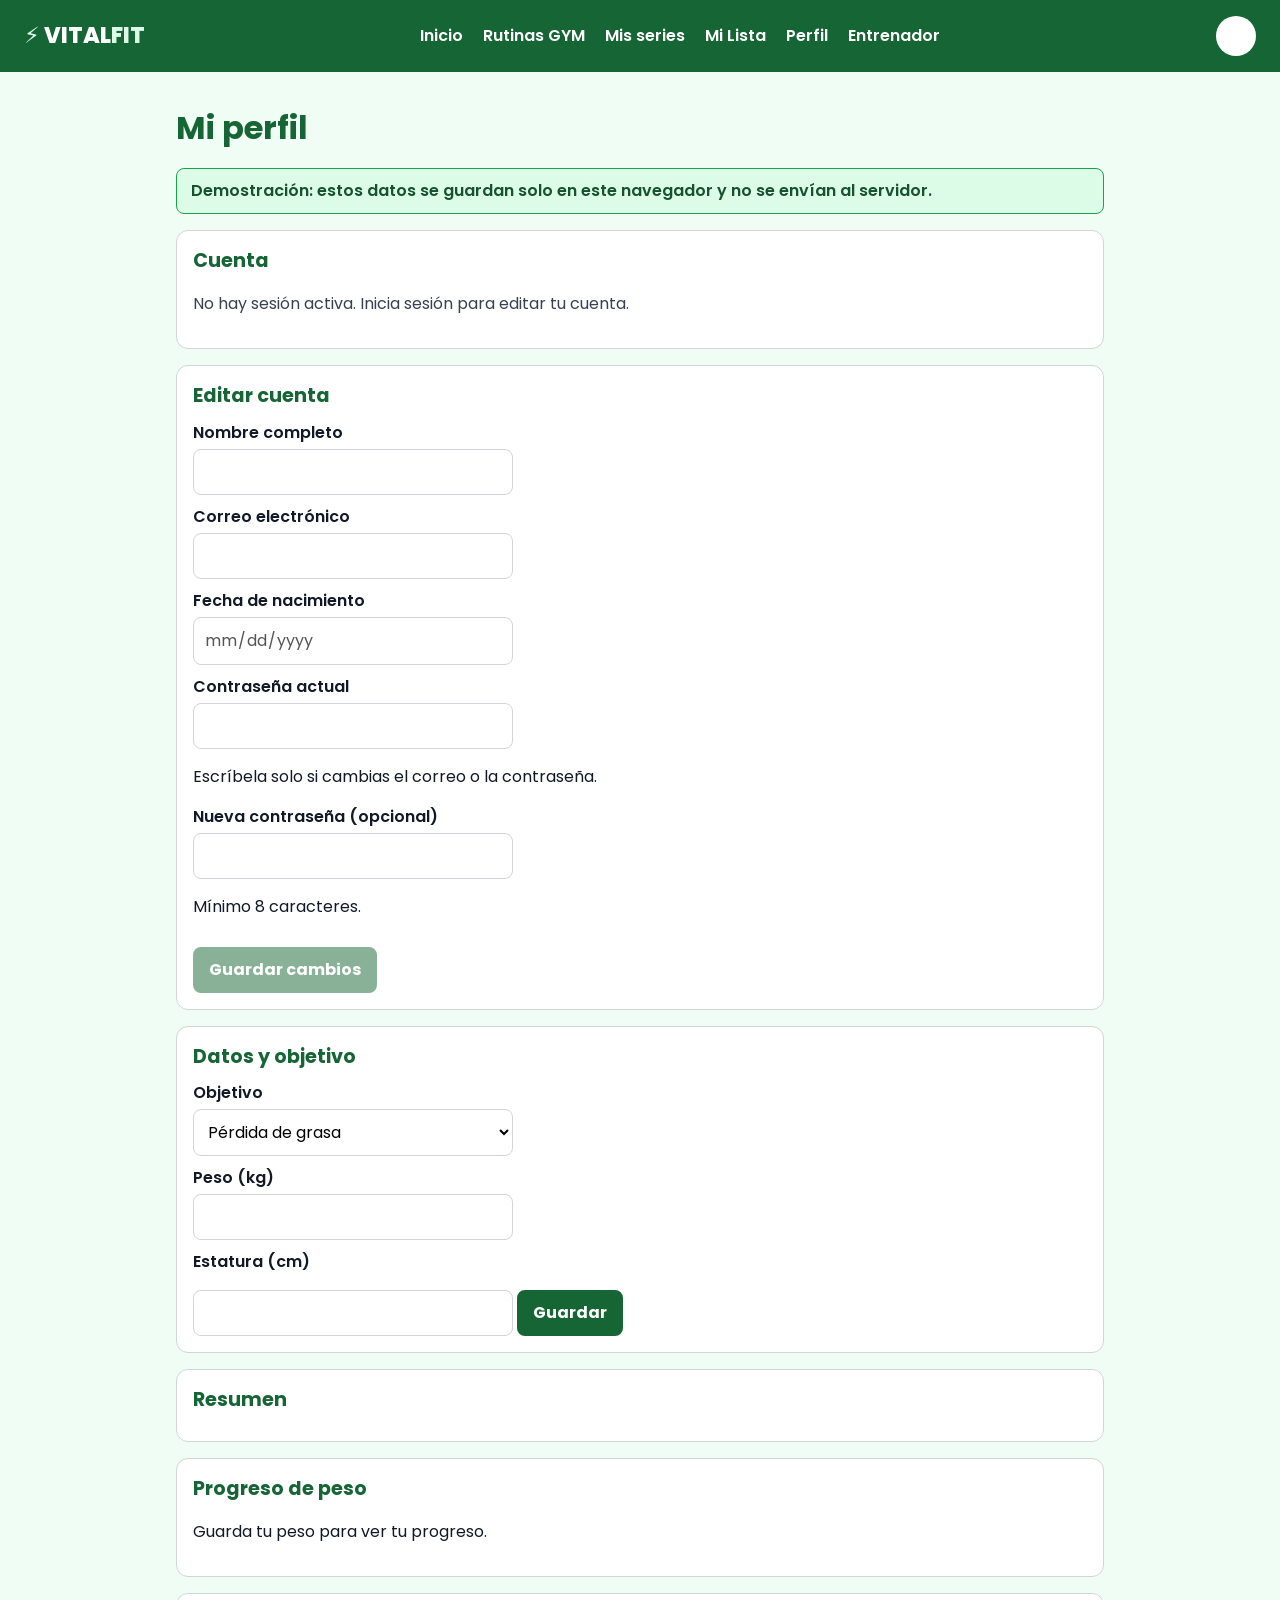
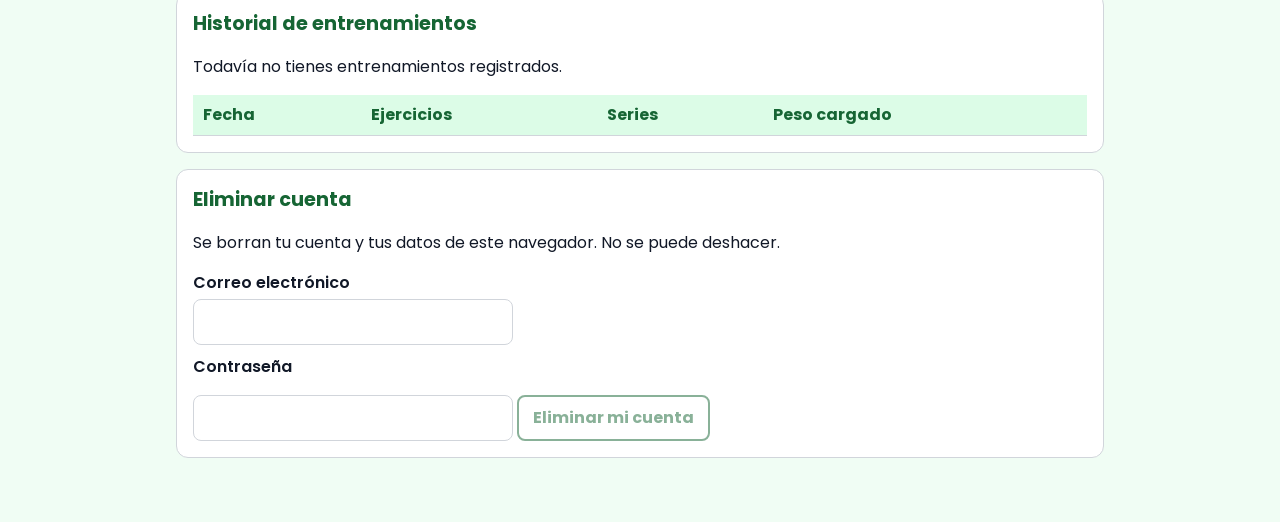
<file: Proyecto gimnasio/principal_index/perfil.html>
<!DOCTYPE html>
<html lang="es">
<head>
  <meta charset="UTF-8">
  <meta name="viewport" content="width=device-width, initial-scale=1.0">
  <link rel="preconnect" href="https://fonts.googleapis.com">
  <link rel="preconnect" href="https://fonts.gstatic.com" crossorigin>
  <link href="https://fonts.googleapis.com/css2?family=Poppins:wght@300;400;500;600;700;800&display=swap" rel="stylesheet">
  <link rel="stylesheet" href="paginas.css">
  <link rel="stylesheet" href="ejercicio.css">
  <title>Mi perfil | VitalFit</title>
</head>
<body data-page="perfil">
  <a class="skip-link" href="#contenido">Saltar al contenido</a>
  <header class="navbar-netflix">
    <div class="logo"><span aria-hidden="true">⚡</span> VITAL<span>FIT</span></div>
    <button class="menu-hamburguesa" type="button" aria-label="Abrir menú" aria-expanded="false" aria-controls="menu-principal">&#9776;</button>
    <nav class="nav-menu" id="menu-principal" aria-label="Principal">
      <a href="ejercicio.html">Inicio</a>
      <a href="rutinas.html">Rutinas GYM</a>
      <a href="entrenamiento.html">Mis series</a>
      <a href="mi-lista.html">Mi Lista</a>
      <a href="perfil.html">Perfil</a>
      <a href="entrenador.html">Entrenador</a>
    </nav>
    <div class="user-profile">
      <a href="index.html" class="user-avatar" title="Cerrar sesión" aria-label="Cerrar sesión" style="text-decoration: none; color: inherit;">VF</a>
    </div>
  </header>

  <main id="contenido" class="pagina">
    <h1>Mi perfil</h1>
    <p class="vf-demo" role="note">Demostración: estos datos se guardan solo en este navegador y no se envían al servidor.</p>
    <p id="estado" role="status" hidden></p>

    <section class="tarjeta" aria-labelledby="t-cuenta">
      <h2 id="t-cuenta">Cuenta</h2>
      <p id="perfilUsuario" class="vacio"></p>
    </section>

    <section class="tarjeta" aria-labelledby="t-editar">
      <h2 id="t-editar">Editar cuenta</h2>
      <form id="formCuenta" novalidate>
        <label for="nombre">Nombre completo</label>
        <input id="nombre" name="nombre" type="text" maxlength="100" required autocomplete="name">

        <label for="correo">Correo electrónico</label>
        <input id="correo" name="correo" type="email" maxlength="100" required autocomplete="email">

        <label for="nacimiento">Fecha de nacimiento</label>
        <input id="nacimiento" name="nacimiento" type="date" required>

        <label for="claveActual">Contraseña actual</label>
        <input id="claveActual" name="currentPassword" type="password" autocomplete="current-password">
        <p class="help">Escríbela solo si cambias el correo o la contraseña.</p>

        <label for="claveNueva">Nueva contraseña (opcional)</label>
        <input id="claveNueva" name="newPassword" type="password" minlength="8" maxlength="72" autocomplete="new-password" aria-describedby="claveAyuda">
        <p id="claveAyuda" class="help">Mínimo 8 caracteres.</p>

        <button type="submit" class="btn">Guardar cambios</button>
      </form>
    </section>

    <section class="tarjeta" aria-labelledby="t-datos">
      <h2 id="t-datos">Datos y objetivo</h2>
      <form id="formPerfil" novalidate>
        <label for="objetivo">Objetivo</label>
        <select id="objetivo" name="objetivo">
          <option value="PERDIDA_GRASA">Pérdida de grasa</option>
          <option value="GANANCIA_MUSCULAR">Ganancia muscular</option>
          <option value="RESISTENCIA">Resistencia</option>
        </select>

        <label for="peso">Peso (kg)</label>
        <input id="peso" name="peso" type="number" step="0.1" min="20" max="300" inputmode="decimal">

        <label for="estatura">Estatura (cm)</label>
        <input id="estatura" name="estatura" type="number" min="100" max="250" inputmode="numeric">

        <button type="submit" class="btn">Guardar</button>
      </form>
    </section>

    <section class="tarjeta" aria-labelledby="t-resumen">
      <h2 id="t-resumen">Resumen</h2>
      <ul id="perfilResumen" class="lista"></ul>
    </section>

    <section class="tarjeta" aria-labelledby="t-progreso">
      <h2 id="t-progreso">Progreso de peso</h2>
      <p id="progresoPeso" class="help">Guarda tu peso para ver tu progreso.</p>
      <ul id="listaPesos" class="lista"></ul>
    </section>

    <section class="tarjeta" aria-labelledby="t-historial">
      <h2 id="t-historial">Historial de entrenamientos</h2>
      <p id="sinHistorial" class="help" hidden>Todavía no tienes entrenamientos registrados.</p>
      <div class="tabla-wrap">
        <table>
          <thead>
            <tr>
              <th scope="col">Fecha</th>
              <th scope="col">Ejercicios</th>
              <th scope="col">Series</th>
              <th scope="col">Peso cargado</th>
            </tr>
          </thead>
          <tbody id="historialEntrenos"></tbody>
        </table>
      </div>
    </section>

    <section class="tarjeta" aria-labelledby="t-eliminar">
      <h2 id="t-eliminar">Eliminar cuenta</h2>
      <p>Se borran tu cuenta y tus datos de este navegador. No se puede deshacer.</p>
      <form id="formEliminar" novalidate>
        <label for="eliminarCorreo">Correo electrónico</label>
        <input id="eliminarCorreo" name="correo" type="email" maxlength="100" required autocomplete="username">

        <label for="eliminarClave">Contraseña</label>
        <input id="eliminarClave" name="password" type="password" required autocomplete="current-password">

        <button type="submit" class="btn btn-sec">Eliminar mi cuenta</button>
      </form>
    </section>
  </main>
  <script src="../javascript/api.js" defer></script>
  <script src="../javascript/models/almacenamiento.js" defer></script>
  <script src="../javascript/models/serie.js" defer></script>
  <script src="../javascript/models/cuenta.js" defer></script>
  <script src="../javascript/models/cliente.js" defer></script>
  <script src="../javascript/models/entrenador.js" defer></script>
  <script src="../javascript/models/historial.js" defer></script>
  <script src="../javascript/models/progreso.js" defer></script>
  <script src="../javascript/demo.js" defer></script>
</body>
</html>
</file>
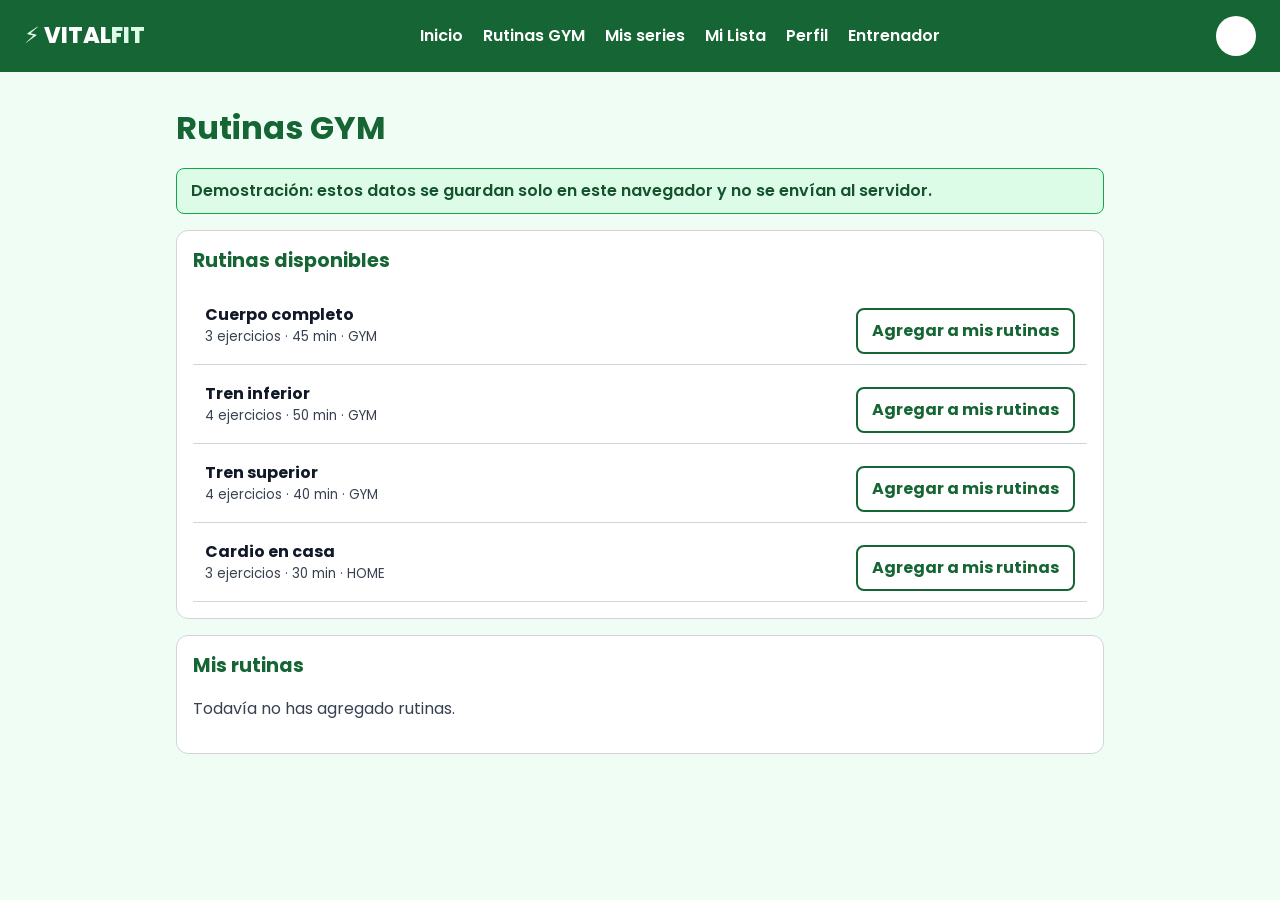
<file: Proyecto gimnasio/principal_index/rutinas.html>
<!DOCTYPE html>
<html lang="es">
<head>
  <meta charset="UTF-8">
  <meta name="viewport" content="width=device-width, initial-scale=1.0">
  <link rel="preconnect" href="https://fonts.googleapis.com">
  <link rel="preconnect" href="https://fonts.gstatic.com" crossorigin>
  <link href="https://fonts.googleapis.com/css2?family=Poppins:wght@300;400;500;600;700;800&display=swap" rel="stylesheet">
  <link rel="stylesheet" href="paginas.css">
  <link rel="stylesheet" href="ejercicio.css">
  <title>Rutinas GYM | VitalFit</title>
</head>
<body data-page="rutinas">
  <a class="skip-link" href="#contenido">Saltar al contenido</a>
  <header class="navbar-netflix">
    <div class="logo"><span aria-hidden="true">⚡</span> VITAL<span>FIT</span></div>
    <button class="menu-hamburguesa" type="button" aria-label="Abrir menú" aria-expanded="false" aria-controls="menu-principal">&#9776;</button>
    <nav class="nav-menu" id="menu-principal" aria-label="Principal">
      <a href="ejercicio.html">Inicio</a>
      <a href="rutinas.html">Rutinas GYM</a>
      <a href="entrenamiento.html">Mis series</a>
      <a href="mi-lista.html">Mi Lista</a>
      <a href="perfil.html">Perfil</a>
      <a href="entrenador.html">Entrenador</a>
    </nav>
    <div class="user-profile">
      <a href="index.html" class="user-avatar" title="Cerrar sesión" aria-label="Cerrar sesión" style="text-decoration: none; color: inherit;">VF</a>
    </div>
  </header>

  <main id="contenido" class="pagina">
    <h1>Rutinas GYM</h1>
    <p class="vf-demo" role="note">Demostración: estos datos se guardan solo en este navegador y no se envían al servidor.</p>
    <p id="estado" role="status" hidden></p>

    <section class="tarjeta" aria-labelledby="t-disp">
      <h2 id="t-disp">Rutinas disponibles</h2>
      <ul id="listaRutinas" class="lista"></ul>
    </section>

    <section class="tarjeta" aria-labelledby="t-mis">
      <h2 id="t-mis">Mis rutinas</h2>
      <ul id="misRutinas" class="lista"></ul>
      <p id="rutinasVacio" class="vacio">Todavía no has agregado rutinas.</p>
    </section>
  </main>
  <script src="../javascript/models/almacenamiento.js" defer></script>
  <script src="../javascript/models/serie.js" defer></script>
  <script src="../javascript/models/cuenta.js" defer></script>
  <script src="../javascript/models/cliente.js" defer></script>
  <script src="../javascript/models/entrenador.js" defer></script>
  <script src="../javascript/demo.js" defer></script>
</body>
</html>
</file>
<file: Proyecto gimnasio/principal_index/index.css>
/* VitalFit - Paleta verde y blanco
   Contraste verificado (WCAG AA):
   texto #111827 sobre blanco 17.7:1 | #166534 sobre blanco 7.1:1 | blanco sobre #166534 7.1:1
   #b91c1c (error) sobre blanco 6.5:1
   #16a34a se usa solo en decoraciones, nunca como color de texto sobre blanco (3.3:1, no cumple WCAG AA). */

:root {
  --verde-oscuro: #166534;
  --verde-hover: #14532d;
  --verde: #16a34a;
  --verde-claro: #dcfce7;
  --fondo: #f0fdf4;
  --blanco: #ffffff;
  --texto: #111827;
  --texto-suave: #374151;
  --borde: #d1d5db;
  --error: #b91c1c;
  --foco: #166534;
}

* { box-sizing: border-box; }

body {
  margin: 0;
  font-family: 'Poppins', system-ui, sans-serif;
  background: var(--fondo);
  color: var(--texto);
  min-height: 100vh;
  line-height: 1.5;
}

/* Accesibilidad: foco visible con teclado */
:focus-visible {
  outline: 3px solid var(--foco);
  outline-offset: 2px;
}

.skip-link {
  position: absolute;
  left: 16px;
  top: -48px;
  background: var(--verde-oscuro);
  color: var(--blanco);
  padding: 8px 12px;
  border-radius: 6px;
  z-index: 100;
}
.skip-link:focus { top: 8px; }

.navbar {
  background: var(--verde-oscuro);
  color: var(--blanco);
  padding: 16px 24px;
}
.logo {
  font-weight: 800;
  font-size: 1.4rem;
  letter-spacing: 0.5px;
}
.logo span { color: var(--verde-claro); }

.auth-container {
  display: flex;
  flex-direction: column;
  align-items: center;
  gap: 24px;
  padding: 24px 16px;
}

/* Presentación del producto (encima del formulario en celular) */
.intro { width: 100%; max-width: 460px; color: var(--texto); }
.intro h2 { font-size: 1.5rem; margin: 0 0 8px; color: var(--verde-oscuro); }
.intro > p { color: var(--texto-suave); margin: 0 0 16px; }
.beneficios { list-style: none; padding: 0; margin: 0 0 16px; display: grid; gap: 12px; }
.beneficios li { padding-left: 12px; border-left: 4px solid var(--verde-oscuro); }
.intro .help { margin: 0 0 16px; }

.intro-etiqueta { margin: 0 0 8px; font-size: 0.875rem; font-weight: 700; letter-spacing: 0.04em; text-transform: uppercase; color: var(--verde-oscuro); }
.intro-lead { font-size: 1.05rem; }
.intro-subtitulo { font-size: 1.05rem; margin: 0 0 8px; color: var(--texto); }
.pasos { margin: 0 0 20px; padding-left: 22px; display: grid; gap: 8px; color: var(--texto); }
.pasos li::marker { color: var(--verde-oscuro); font-weight: 700; }
.intro-acciones { display: flex; flex-wrap: wrap; gap: 12px; margin: 8px 0 16px; }
.intro-acciones .btn { flex: 1 1 180px; }

@media (min-width: 900px) {
  .auth-container {
    display: grid;
    grid-template-columns: minmax(0, 1fr) 460px;
    align-items: center;
    gap: 48px;
    max-width: 1100px;
    margin: 0 auto;
  }
  .intro { max-width: none; }
}

.auth-card {
  background: var(--blanco);
  width: 100%;
  max-width: 460px;
  padding: 32px 24px;
  border-radius: 16px;
  border: 1px solid var(--borde);
  box-shadow: 0 8px 24px rgba(22, 101, 52, 0.08);
}

h1 {
  font-size: 1.6rem;
  margin: 0 0 8px;
  color: var(--verde-oscuro);
}
.subtitle { color: var(--texto-suave); margin: 0 0 20px; }

.auth-box[hidden] { display: none; }

.form-group { margin-bottom: 16px; }
label, .label { display: block; font-weight: 600; margin-bottom: 6px; color: var(--texto); }
.help { font-size: 0.875rem; color: var(--texto-suave); margin: 4px 0 0; }

input[type="email"],
input[type="password"],
input[type="text"],
input[type="number"],
input[type="date"],
select {
  width: 100%;
  padding: 12px 14px;
  font: inherit;
  color: var(--texto);
  background: var(--blanco);
  border: 1px solid #6b7280;
  border-radius: 8px;
}
input:focus, select:focus { border-color: var(--verde-oscuro); }

.consents { border: 0; padding: 0; margin: 8px 0 16px; }
.consents legend { font-weight: 700; margin-bottom: 8px; color: var(--texto); }
.check {
  display: flex;
  gap: 10px;
  align-items: flex-start;
  margin-bottom: 10px;
  color: var(--texto);
}
.check input { width: 20px; height: 20px; margin-top: 3px; accent-color: var(--verde-oscuro); }
.check a { color: var(--verde-oscuro); font-weight: 600; }

.btn {
  display: inline-flex;
  align-items: center;
  justify-content: center;
  gap: 8px;
  padding: 12px 20px;
  font: inherit;
  font-weight: 700;
  border-radius: 8px;
  border: 2px solid transparent;
  cursor: pointer;
}
.btn-primary { background: var(--verde-oscuro); color: var(--blanco); }
.btn-primary:hover { background: var(--verde-hover); }
.btn-primary:disabled { opacity: 0.6; cursor: not-allowed; }
.btn-outline { background: var(--blanco); color: var(--verde-oscuro); border-color: var(--verde-oscuro); }
.btn-outline:hover { background: var(--verde-claro); }
.btn-full { width: 100%; }

.btn-text-action {
  background: none;
  border: none;
  padding: 0;
  font: inherit;
  font-weight: 700;
  color: var(--verde-oscuro);
  text-decoration: underline;
  cursor: pointer;
}

.switch-auth-mode { margin-top: 20px; text-align: center; color: var(--texto-suave); }

.mensaje {
  padding: 12px 14px;
  border-radius: 8px;
  margin: 0 0 16px;
  font-weight: 600;
}
.mensaje[hidden] { display: none; }
.mensaje.error { background: #fef2f2; color: var(--error); border: 1px solid var(--error); }
.mensaje.ok { background: var(--verde-claro); color: var(--verde-hover); border: 1px solid var(--verde); }

.spinner {
  width: 18px;
  height: 18px;
  border: 3px solid rgba(255, 255, 255, 0.4);
  border-top-color: var(--blanco);
  border-radius: 50%;
  animation: girar 0.8s linear infinite;
}
.spinner[hidden] { display: none; }
@keyframes girar { to { transform: rotate(360deg); } }

@media (prefers-reduced-motion: reduce) {
  .spinner { animation: none; }
}

/* Banner de cookies: solo informa; no usamos cookies opcionales */
.cookie-banner {
  position: fixed;
  left: 16px;
  right: 16px;
  bottom: 16px;
  max-width: 640px;
  margin: 0 auto;
  background: var(--blanco);
  color: var(--texto);
  border: 1px solid var(--verde-oscuro);
  border-radius: 12px;
  padding: 16px;
  box-shadow: 0 8px 24px rgba(0, 0, 0, 0.15);
  display: flex;
  flex-wrap: wrap;
  gap: 12px;
  align-items: center;
  justify-content: space-between;
}
.cookie-banner[hidden] { display: none; }
.cookie-banner p { margin: 0; flex: 1 1 280px; }
.cookie-banner a { color: var(--verde-oscuro); font-weight: 600; }

@media (max-width: 480px) {
  .auth-card { padding: 24px 16px; }
}
</file>
<file: Proyecto gimnasio/principal_index/paginas.css>
/* Estilos de las páginas de demostración (verde VitalFit). */
:root {
  --verde-oscuro: #166534;
  --verde-hover: #14532d;
  --verde: #16a34a;
  --verde-claro: #dcfce7;
  --fondo: #f0fdf4;
  --blanco: #ffffff;
  --texto: #111827;
  --texto-suave: #374151;
  --borde: #d1d5db;
  --error: #b91c1c;
  --foco: #166534;
}

body { margin: 0; background: var(--fondo); color: var(--texto); font-family: Poppins, system-ui, sans-serif; }
[hidden] { display: none !important; }

.pagina { max-width: 960px; margin: 0 auto; padding: 24px 16px 48px; }
h1 { color: var(--verde-oscuro); margin: 8px 0 12px; }
h2 { color: var(--verde-oscuro); font-size: 1.2rem; margin: 0 0 10px; }

.vf-demo { background: var(--verde-claro); border: 1px solid var(--verde); color: var(--verde-hover); padding: 10px 14px; border-radius: 8px; font-weight: 600; }
.tarjeta { background: var(--blanco); border: 1px solid var(--borde); border-radius: 12px; padding: 16px; margin: 16px 0; }
.vacio { color: var(--texto-suave); }

label { display: block; font-weight: 600; margin: 10px 0 4px; }
input, select { width: 100%; max-width: 320px; padding: 10px; border: 1px solid var(--borde); border-radius: 8px; font: inherit; box-sizing: border-box; background: #fff; }
input:focus, select:focus, button:focus-visible, a:focus-visible { outline: 3px solid var(--foco); outline-offset: 2px; }

.btn { background: var(--verde-oscuro); color: #fff; border: 2px solid var(--verde-oscuro); border-radius: 8px; padding: 9px 14px; font: inherit; font-weight: 700; cursor: pointer; margin-top: 12px; }
.btn:hover { background: var(--verde-hover); }
.btn-sec { background: #fff; color: var(--verde-oscuro); }
.btn-sec:hover { background: var(--verde-claro); }
.btn:disabled { opacity: .5; cursor: not-allowed; }

#estado { padding: 10px 12px; border-radius: 8px; margin: 12px 0; font-weight: 600; }
#estado.ok { background: var(--verde-claro); color: var(--verde-hover); border: 1px solid var(--verde); }
#estado.error { background: #fef2f2; color: var(--error); border: 1px solid var(--error); }

table { width: 100%; border-collapse: collapse; background: #fff; }
th, td { padding: 8px 10px; border-bottom: 1px solid var(--borde); text-align: left; }
th { background: var(--verde-claro); color: var(--verde-oscuro); }

ul.lista { list-style: none; padding: 0; margin: 0; }
ul.lista li { display: flex; justify-content: space-between; align-items: center; gap: 12px; padding: 10px 12px; border-bottom: 1px solid var(--borde); background: #fff; }
ul.lista li small { display: block; color: var(--texto-suave); }

/* ===== Responsive (mismas etapas que &rys Banco: 1024, 900, 768, 600 y 380 px) ===== */
/* Se usa .navbar-netflix .nav-menu para ganar a la regla de ejercicio.css */
.navbar-netflix { position: relative; }
.navbar-netflix .menu-hamburguesa { display: none; background: none; border: none; color: var(--blanco); font-size: 1.8rem; line-height: 1; cursor: pointer; padding: 0.3rem 0.5rem; }

.tabla-wrap { overflow-x: auto; }

@media (max-width: 768px) {
  .navbar-netflix .menu-hamburguesa { display: block; }
  .navbar-netflix .nav-menu {
    display: none;
    position: absolute; top: 100%; left: 0; right: 0;
    flex-direction: column; gap: 0.8rem; padding: 1rem;
    background: var(--verde-oscuro); box-shadow: 0 8px 16px rgba(0, 0, 0, 0.25); z-index: 100;
  }
  .navbar-netflix .nav-menu.abierto { display: flex; }
  .pagina { padding: 1rem; }
  h1 { font-size: 1.6rem; }
  h2 { font-size: 1.3rem; }
}

@media (max-width: 600px) {
  ul.lista li { flex-direction: column; align-items: flex-start; }
  .btn { width: 100%; }
  input, select { max-width: none; }
}

@media (max-width: 380px) {
  .pagina { padding: 0.8rem; }
  .tarjeta { padding: 12px; }
}

.usuario-nombre { color: var(--blanco); font-weight: 600; margin-right: 10px; }
</file>
<file: Proyecto gimnasio/principal_index/ejercicio.css>
/* VitalFit - Catálogo de ejercicios, paleta verde y blanco
   Contraste: texto #111827 / #374151 sobre blanco; blanco sobre #166534.
   Badges: texto oscuro sobre fondo claro (>= 7:1). */

:root {
  --verde-oscuro: #166534;
  --verde-hover: #14532d;
  --verde: #16a34a;
  --verde-claro: #dcfce7;
  --fondo: #f0fdf4;
  --blanco: #ffffff;
  --texto: #111827;
  --texto-suave: #374151;
  --borde: #d1d5db;
  --foco: #166534;
}

* { box-sizing: border-box; }

body {
  margin: 0;
  font-family: 'Poppins', system-ui, sans-serif;
  background: var(--fondo);
  color: var(--texto);
  line-height: 1.5;
}

:focus-visible { outline: 3px solid var(--foco); outline-offset: 2px; }

.skip-link {
  position: absolute; left: 16px; top: -48px;
  background: var(--verde-oscuro); color: var(--blanco);
  padding: 8px 12px; border-radius: 6px; z-index: 100;
}
.skip-link:focus { top: 8px; }

.navbar-netflix {
  display: flex;
  align-items: center;
  justify-content: space-between;
  flex-wrap: wrap;
  gap: 12px;
  padding: 16px 24px;
  background: var(--verde-oscuro);
  color: var(--blanco);
}
.logo { font-weight: 800; font-size: 1.4rem; }
.logo span { color: var(--verde-claro); }

.nav-menu { display: flex; gap: 16px; }
.nav-menu a { color: var(--blanco); text-decoration: none; font-weight: 600; padding: 4px 2px; }
.nav-menu a.active, .nav-menu a:hover { text-decoration: underline; }

.user-avatar {
  display: inline-flex; align-items: center; justify-content: center;
  width: 40px; height: 40px; border-radius: 50%;
  background: var(--blanco); color: var(--verde-oscuro);
  font-weight: 800; text-decoration: none;
}

.catalog-container { padding: 16px 24px 48px; }

.netflix-row { margin-bottom: 36px; }
.row-title { font-size: 1.3rem; color: var(--verde-oscuro); margin: 0 0 12px; }

.cards-scroll-container {
  display: flex;
  gap: 16px;
  overflow-x: auto;
  padding: 8px 4px 16px;
  scroll-snap-type: x mandatory;
}

.exercise-card {
  flex: 0 0 260px;
  scroll-snap-align: start;
  background: var(--blanco);
  border: 1px solid var(--borde);
  border-radius: 14px;
  overflow: hidden;
  box-shadow: 0 4px 12px rgba(22, 101, 52, 0.08);
}

.card-image {
  position: relative;
  height: 150px;
  background-size: cover;
  background-position: center;
  background-color: var(--verde-claro);
}

.badge-difficulty {
  position: absolute;
  top: 10px; left: 10px;
  padding: 4px 10px;
  border-radius: 999px;
  font-size: 0.75rem;
  font-weight: 700;
}
.badge-difficulty.beginner { background: var(--verde-claro); color: var(--verde-hover); }
.badge-difficulty.intermediate { background: #fef9c3; color: #713f12; }
.badge-difficulty.advanced { background: #fee2e2; color: #7f1d1d; }

.card-details { padding: 14px 16px 16px; }
.card-details h3 { margin: 0 0 6px; font-size: 1.05rem; color: var(--texto); }

.meta-info { display: flex; gap: 10px; flex-wrap: wrap; font-size: 0.875rem; color: var(--texto-suave); }
.meta-info .target { font-weight: 600; }

.stats { margin: 8px 0 12px; color: var(--texto); font-weight: 600; }

.card-actions { display: flex; gap: 8px; }

.btn-play, .btn-add {
  font: inherit;
  font-weight: 700;
  cursor: pointer;
  border-radius: 8px;
}
.btn-play {
  flex: 1;
  padding: 10px 12px;
  background: var(--verde-oscuro);
  color: var(--blanco);
  border: 2px solid var(--verde-oscuro);
}
.btn-play:hover { background: var(--verde-hover); }
.btn-add {
  width: 44px;
  background: var(--blanco);
  color: var(--verde-oscuro);
  border: 2px solid var(--verde-oscuro);
  font-size: 1.2rem;
}
.btn-add:hover { background: var(--verde-claro); }

@media (max-width: 600px) {
  .navbar-netflix { padding: 12px 16px; }
  .catalog-container { padding: 12px 16px 32px; }
  .exercise-card { flex-basis: 78vw; }
}

@media (prefers-reduced-motion: reduce) {
  .cards-scroll-container { scroll-behavior: auto; }
}
</file>
